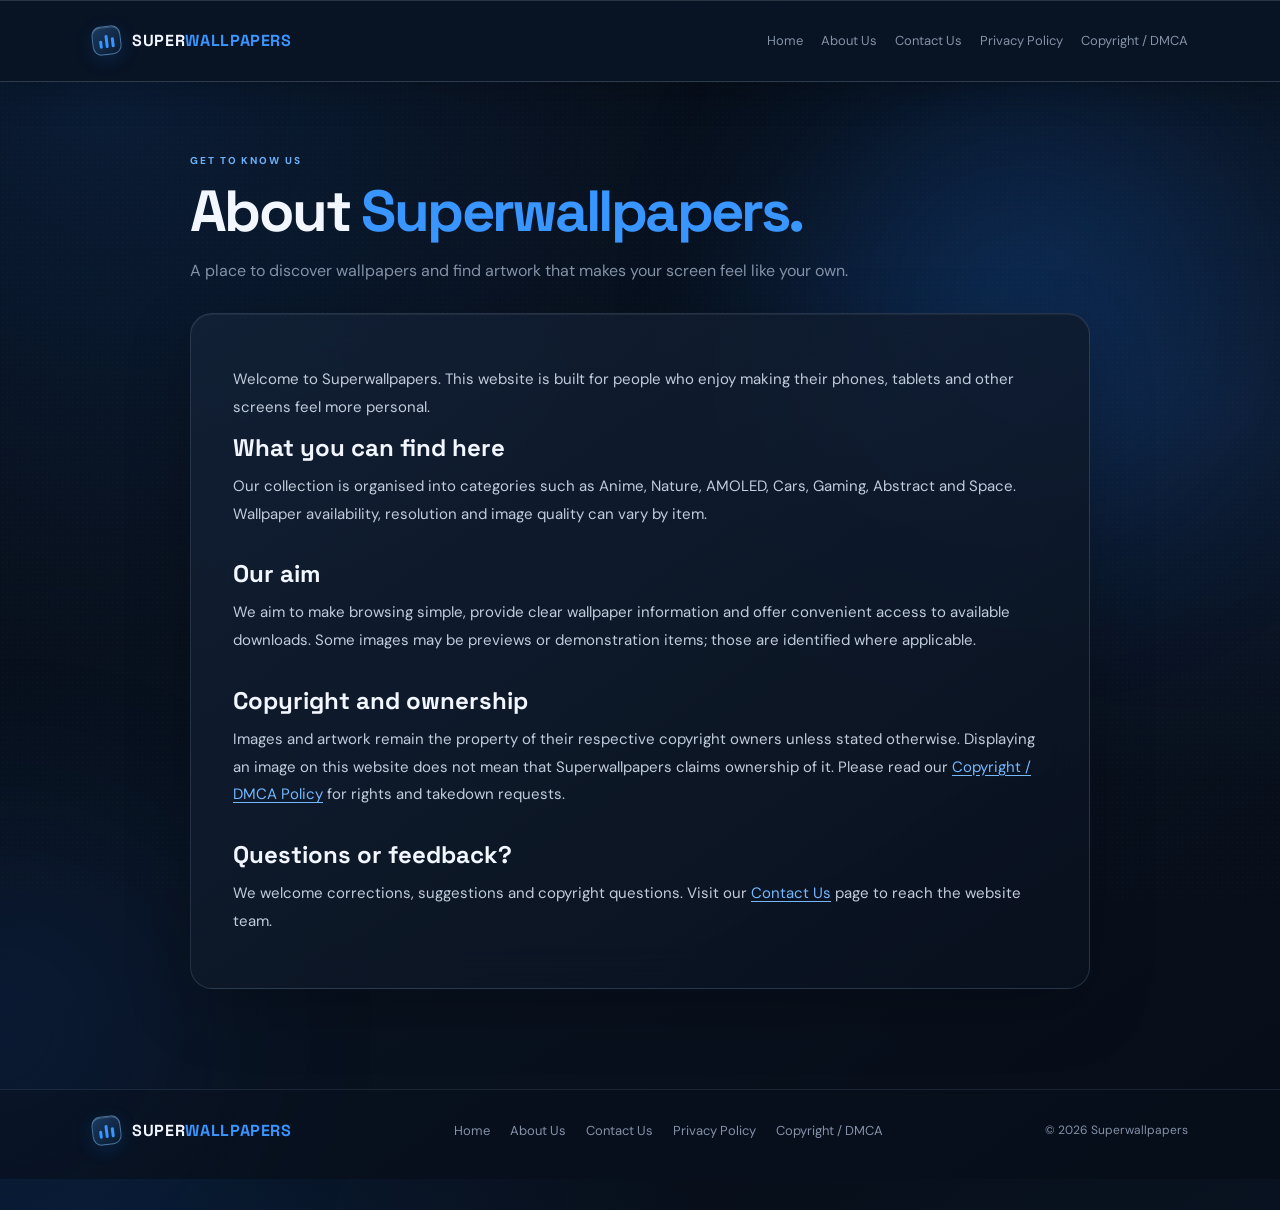
<file: about.html>
<!doctype html>
<html lang="en">
<head>
  <meta charset="UTF-8">
  <meta name="viewport" content="width=device-width, initial-scale=1.0">
  <meta name="theme-color" content="#07101d">
  <meta name="description" content="Learn about Superwallpapers and our wallpaper collection.">
  <title>About Us | Superwallpapers</title>
  <link rel="preconnect" href="https://fonts.googleapis.com">
  <link rel="preconnect" href="https://fonts.gstatic.com" crossorigin>
  <link href="https://fonts.googleapis.com/css2?family=DM+Sans:wght@400;500;600;700;800&family=Space+Grotesk:wght@500;600;700&display=swap" rel="stylesheet">
  <link rel="stylesheet" href="styles.css">
  <link rel="stylesheet" href="homepage-redesign.css">
  <link rel="stylesheet" href="legal-pages.css">
</head>
<body>
  <div class="ambient ambient-one"></div><div class="ambient ambient-two"></div>
  <header class="topbar">
    <a class="brand" href="index.html" aria-label="Superwallpapers home"><span class="brand-mark"><span></span><span></span><span></span></span><span>SUPER<span class="brand-blue">WALLPAPERS</span></span></a>
    <nav class="legal-nav" aria-label="Main navigation"><a href="index.html">Home</a><a href="about.html" aria-current="page">About Us</a><a href="contact.html">Contact Us</a><a href="privacy-policy.html">Privacy Policy</a><a href="copyright-dmca.html">Copyright / DMCA</a></nav>
  </header>
  <main class="legal-shell">
    <section class="legal-hero"><div class="eyebrow">GET TO KNOW US</div><h1>About <span>Superwallpapers.</span></h1><p>A place to discover wallpapers and find artwork that makes your screen feel like your own.</p></section>
    <article class="legal-card">
      <p>Welcome to Superwallpapers. This website is built for people who enjoy making their phones, tablets and other screens feel more personal.</p>
      <h2>What you can find here</h2>
      <p>Our collection is organised into categories such as Anime, Nature, AMOLED, Cars, Gaming, Abstract and Space. Wallpaper availability, resolution and image quality can vary by item.</p>
      <h2>Our aim</h2>
      <p>We aim to make browsing simple, provide clear wallpaper information and offer convenient access to available downloads. Some images may be previews or demonstration items; those are identified where applicable.</p>
      <h2>Copyright and ownership</h2>
      <p>Images and artwork remain the property of their respective copyright owners unless stated otherwise. Displaying an image on this website does not mean that Superwallpapers claims ownership of it. Please read our <a href="copyright-dmca.html">Copyright / DMCA Policy</a> for rights and takedown requests.</p>
      <h2>Questions or feedback?</h2>
      <p>We welcome corrections, suggestions and copyright questions. Visit our <a href="contact.html">Contact Us</a> page to reach the website team.</p>
    </article>
  </main>
  <footer class="legal-footer">
    <a class="brand" href="index.html"><span class="brand-mark"><span></span><span></span><span></span></span><span>SUPER<span class="brand-blue">WALLPAPERS</span></span></a>
    <nav class="site-footer-links" aria-label="Footer navigation"><a href="index.html">Home</a><a href="about.html">About Us</a><a href="contact.html">Contact Us</a><a href="privacy-policy.html">Privacy Policy</a><a href="copyright-dmca.html">Copyright / DMCA</a></nav>
    <span>© <span id="legalYear"></span> Superwallpapers</span>
  </footer>
  <script>document.getElementById("legalYear").textContent=new Date().getFullYear();</script>
</body>
</html>
</file>
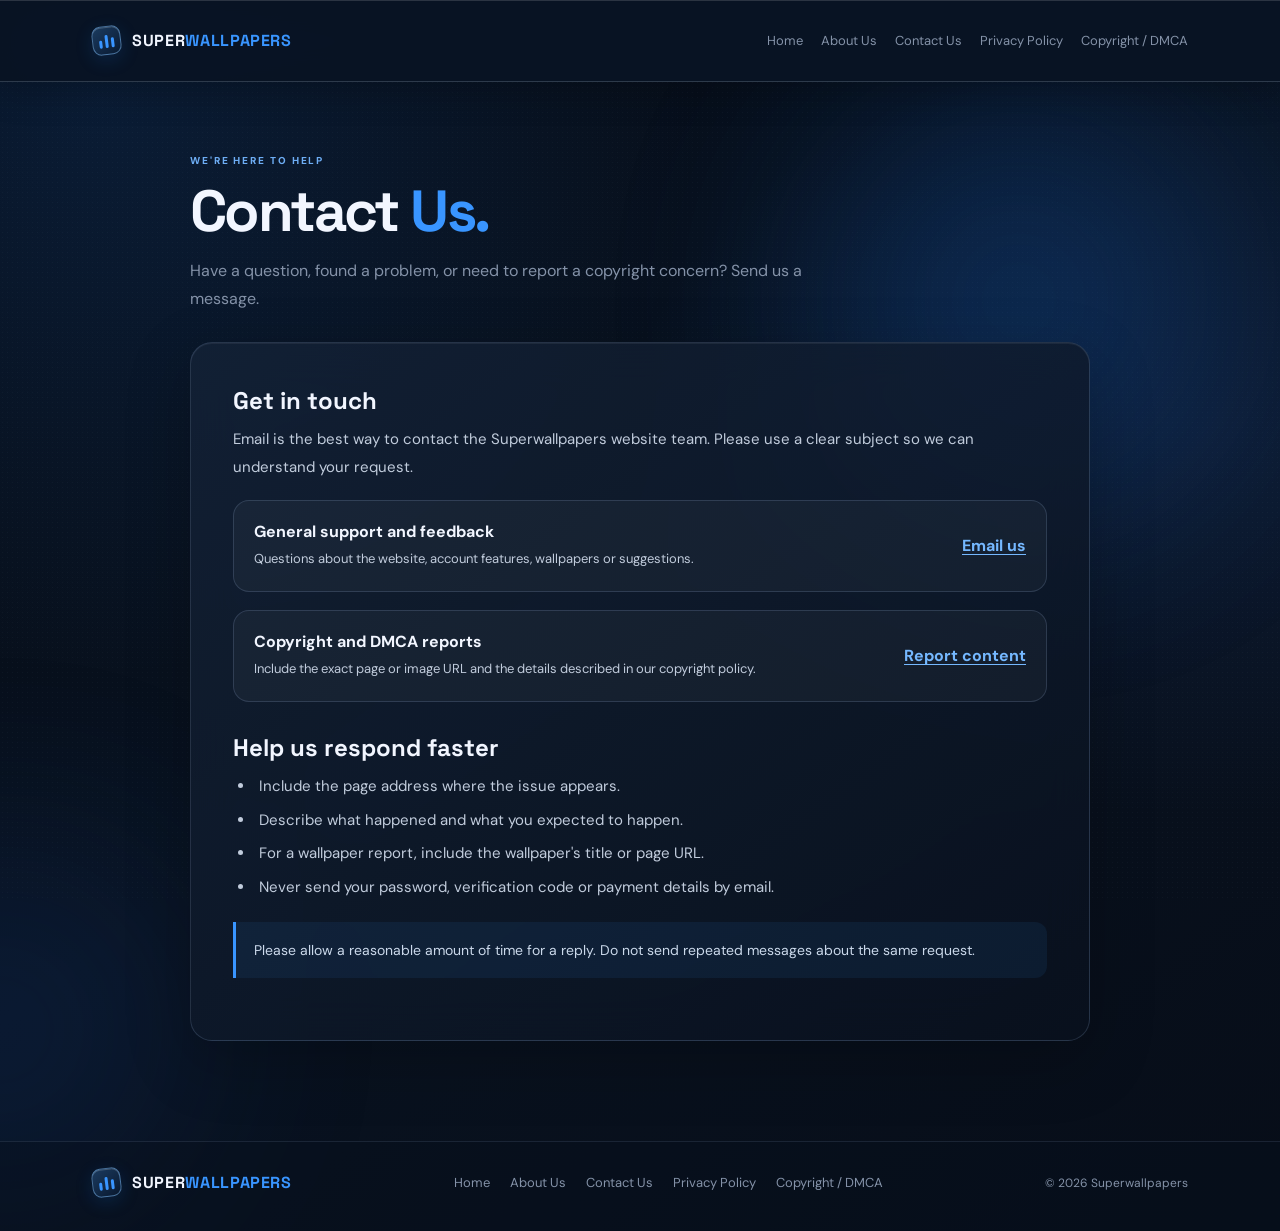
<file: contact.html>
<!doctype html>
<html lang="en">
<head>
  <meta charset="UTF-8">
  <meta name="viewport" content="width=device-width, initial-scale=1.0">
  <meta name="theme-color" content="#07101d">
  <meta name="description" content="Contact the Superwallpapers website team for support, feedback and copyright requests.">
  <title>Contact Us | Superwallpapers</title>
  <link rel="preconnect" href="https://fonts.googleapis.com"><link rel="preconnect" href="https://fonts.gstatic.com" crossorigin>
  <link href="https://fonts.googleapis.com/css2?family=DM+Sans:wght@400;500;600;700;800&family=Space+Grotesk:wght@500;600;700&display=swap" rel="stylesheet">
  <link rel="stylesheet" href="styles.css"><link rel="stylesheet" href="homepage-redesign.css"><link rel="stylesheet" href="legal-pages.css">
</head>
<body>
  <div class="ambient ambient-one"></div><div class="ambient ambient-two"></div>
  <header class="topbar">
    <a class="brand" href="index.html" aria-label="Superwallpapers home"><span class="brand-mark"><span></span><span></span><span></span></span><span>SUPER<span class="brand-blue">WALLPAPERS</span></span></a>
    <nav class="legal-nav" aria-label="Main navigation"><a href="index.html">Home</a><a href="about.html">About Us</a><a href="contact.html" aria-current="page">Contact Us</a><a href="privacy-policy.html">Privacy Policy</a><a href="copyright-dmca.html">Copyright / DMCA</a></nav>
  </header>
  <main class="legal-shell">
    <section class="legal-hero"><div class="eyebrow">WE'RE HERE TO HELP</div><h1>Contact <span>Us.</span></h1><p>Have a question, found a problem, or need to report a copyright concern? Send us a message.</p></section>
    <article class="legal-card">
      <h2>Get in touch</h2>
      <p>Email is the best way to contact the Superwallpapers website team. Please use a clear subject so we can understand your request.</p>
      <div class="legal-contact-card">
        <div><strong>General support and feedback</strong><p>Questions about the website, account features, wallpapers or suggestions.</p></div>
        <a href="mailto:contact@example.com?subject=Superwallpapers%20Support">Email us</a>
      </div>
      <div class="legal-contact-card">
        <div><strong>Copyright and DMCA reports</strong><p>Include the exact page or image URL and the details described in our copyright policy.</p></div>
        <a href="mailto:contact@example.com?subject=Copyright%20or%20DMCA%20Request">Report content</a>
      </div>
      <h2>Help us respond faster</h2>
      <ul>
        <li>Include the page address where the issue appears.</li>
        <li>Describe what happened and what you expected to happen.</li>
        <li>For a wallpaper report, include the wallpaper's title or page URL.</li>
        <li>Never send your password, verification code or payment details by email.</li>
      </ul>
      <div class="legal-callout">Please allow a reasonable amount of time for a reply. Do not send repeated messages about the same request.</div>
    </article>
  </main>
  <footer class="legal-footer">
    <a class="brand" href="index.html"><span class="brand-mark"><span></span><span></span><span></span></span><span>SUPER<span class="brand-blue">WALLPAPERS</span></span></a>
    <nav class="site-footer-links" aria-label="Footer navigation"><a href="index.html">Home</a><a href="about.html">About Us</a><a href="contact.html">Contact Us</a><a href="privacy-policy.html">Privacy Policy</a><a href="copyright-dmca.html">Copyright / DMCA</a></nav>
    <span>© <span id="legalYear"></span> Superwallpapers</span>
  </footer>
  <script>document.getElementById("legalYear").textContent=new Date().getFullYear();</script>
</body>
</html>
</file>
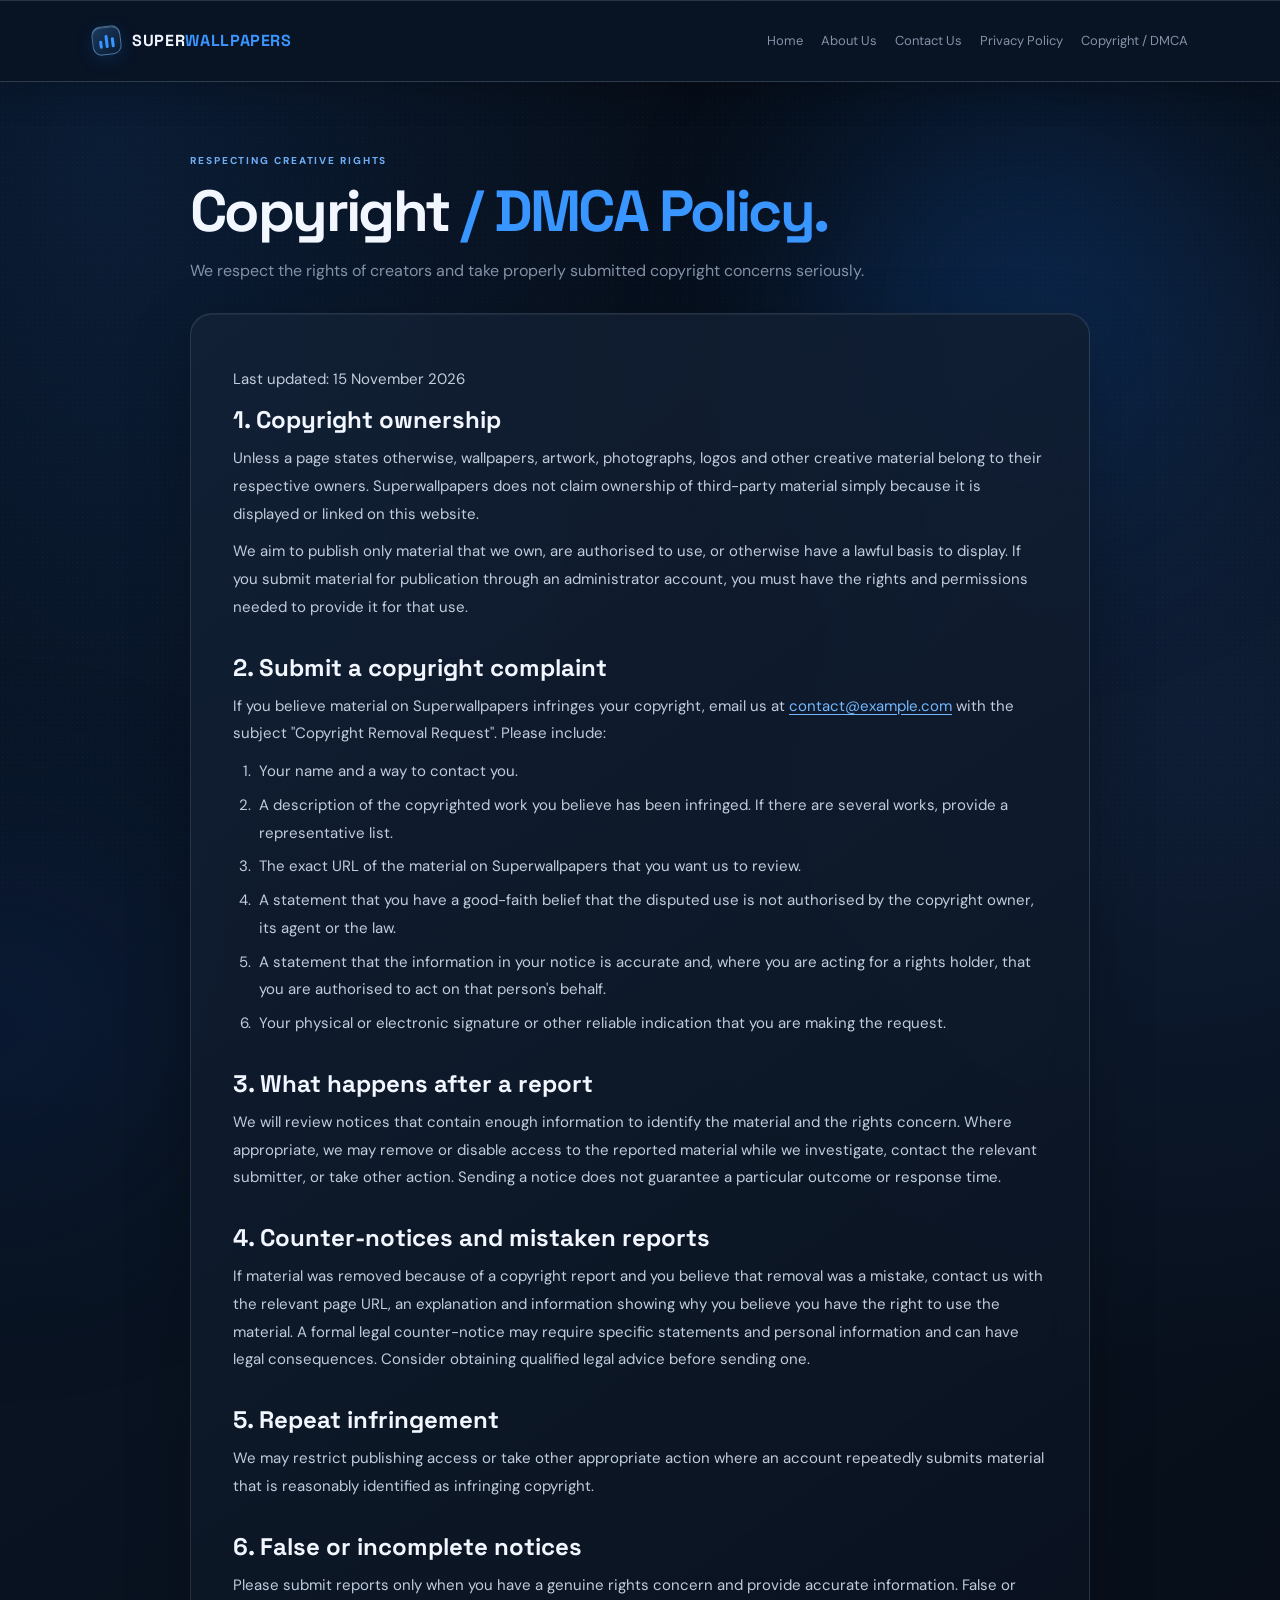
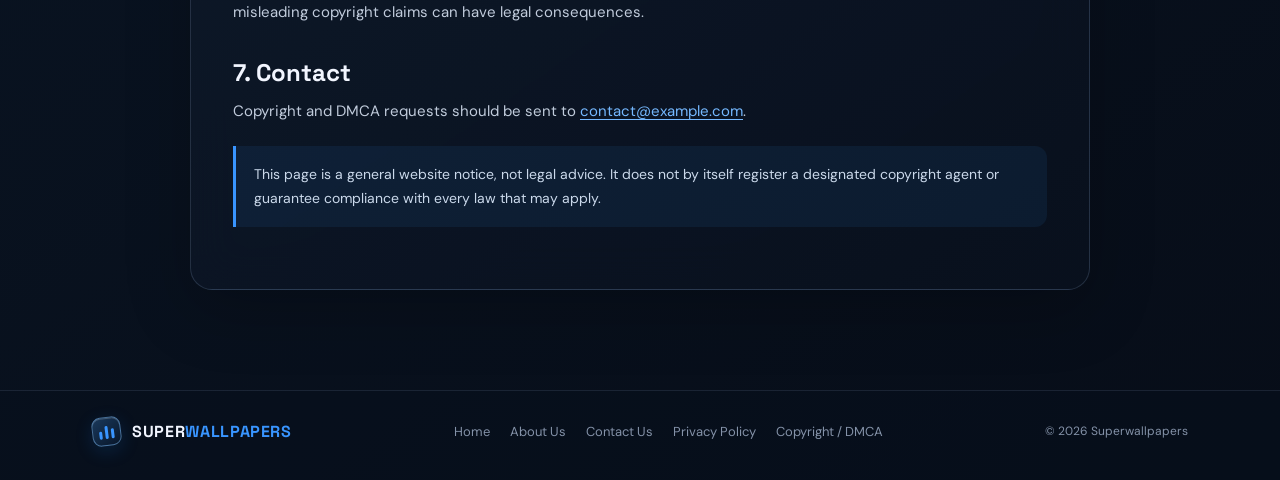
<file: copyright-dmca.html>
<!doctype html>
<html lang="en">
<head>
  <meta charset="UTF-8">
  <meta name="viewport" content="width=device-width, initial-scale=1.0">
  <meta name="theme-color" content="#07101d">
  <meta name="description" content="Read the Superwallpapers copyright policy and how to submit a copyright or DMCA notice.">
  <title>Copyright / DMCA Policy | Superwallpapers</title>
  <link rel="preconnect" href="https://fonts.googleapis.com"><link rel="preconnect" href="https://fonts.gstatic.com" crossorigin>
  <link href="https://fonts.googleapis.com/css2?family=DM+Sans:wght@400;500;600;700;800&family=Space+Grotesk:wght@500;600;700&display=swap" rel="stylesheet">
  <link rel="stylesheet" href="styles.css"><link rel="stylesheet" href="homepage-redesign.css"><link rel="stylesheet" href="legal-pages.css">
</head>
<body>
  <div class="ambient ambient-one"></div><div class="ambient ambient-two"></div>
  <header class="topbar">
    <a class="brand" href="index.html" aria-label="Superwallpapers home"><span class="brand-mark"><span></span><span></span><span></span></span><span>SUPER<span class="brand-blue">WALLPAPERS</span></span></a>
    <nav class="legal-nav" aria-label="Main navigation"><a href="index.html">Home</a><a href="about.html">About Us</a><a href="contact.html">Contact Us</a><a href="privacy-policy.html">Privacy Policy</a><a href="copyright-dmca.html" aria-current="page">Copyright / DMCA</a></nav>
  </header>
  <main class="legal-shell">
    <section class="legal-hero"><div class="eyebrow">RESPECTING CREATIVE RIGHTS</div><h1>Copyright <span>/ DMCA Policy.</span></h1><p>We respect the rights of creators and take properly submitted copyright concerns seriously.</p></section>
    <article class="legal-card">
      <p class="legal-updated">Last updated: 15 November 2026</p>

      <h2>1. Copyright ownership</h2>
      <p>Unless a page states otherwise, wallpapers, artwork, photographs, logos and other creative material belong to their respective owners. Superwallpapers does not claim ownership of third-party material simply because it is displayed or linked on this website.</p>
      <p>We aim to publish only material that we own, are authorised to use, or otherwise have a lawful basis to display. If you submit material for publication through an administrator account, you must have the rights and permissions needed to provide it for that use.</p>

      <h2>2. Submit a copyright complaint</h2>
      <p>If you believe material on Superwallpapers infringes your copyright, email us at <a href="mailto:contact@example.com?subject=Copyright%20Removal%20Request">contact@example.com</a> with the subject "Copyright Removal Request". Please include:</p>
      <ol>
        <li>Your name and a way to contact you.</li>
        <li>A description of the copyrighted work you believe has been infringed. If there are several works, provide a representative list.</li>
        <li>The exact URL of the material on Superwallpapers that you want us to review.</li>
        <li>A statement that you have a good-faith belief that the disputed use is not authorised by the copyright owner, its agent or the law.</li>
        <li>A statement that the information in your notice is accurate and, where you are acting for a rights holder, that you are authorised to act on that person's behalf.</li>
        <li>Your physical or electronic signature or other reliable indication that you are making the request.</li>
      </ol>

      <h2>3. What happens after a report</h2>
      <p>We will review notices that contain enough information to identify the material and the rights concern. Where appropriate, we may remove or disable access to the reported material while we investigate, contact the relevant submitter, or take other action. Sending a notice does not guarantee a particular outcome or response time.</p>

      <h2>4. Counter-notices and mistaken reports</h2>
      <p>If material was removed because of a copyright report and you believe that removal was a mistake, contact us with the relevant page URL, an explanation and information showing why you believe you have the right to use the material. A formal legal counter-notice may require specific statements and personal information and can have legal consequences. Consider obtaining qualified legal advice before sending one.</p>

      <h2>5. Repeat infringement</h2>
      <p>We may restrict publishing access or take other appropriate action where an account repeatedly submits material that is reasonably identified as infringing copyright.</p>

      <h2>6. False or incomplete notices</h2>
      <p>Please submit reports only when you have a genuine rights concern and provide accurate information. False or misleading copyright claims can have legal consequences.</p>

      <h2>7. Contact</h2>
      <p>Copyright and DMCA requests should be sent to <a href="mailto:contact@example.com?subject=Copyright%20or%20DMCA%20Request">contact@example.com</a>.</p>

      <div class="legal-callout">This page is a general website notice, not legal advice. It does not by itself register a designated copyright agent or guarantee compliance with every law that may apply.</div>
    </article>
  </main>
  <footer class="legal-footer">
    <a class="brand" href="index.html"><span class="brand-mark"><span></span><span></span><span></span></span><span>SUPER<span class="brand-blue">WALLPAPERS</span></span></a>
    <nav class="site-footer-links" aria-label="Footer navigation"><a href="index.html">Home</a><a href="about.html">About Us</a><a href="contact.html">Contact Us</a><a href="privacy-policy.html">Privacy Policy</a><a href="copyright-dmca.html">Copyright / DMCA</a></nav>
    <span>© <span id="legalYear"></span> Superwallpapers</span>
  </footer>
  <script>document.getElementById("legalYear").textContent=new Date().getFullYear();</script>
</body>
</html>
</file>
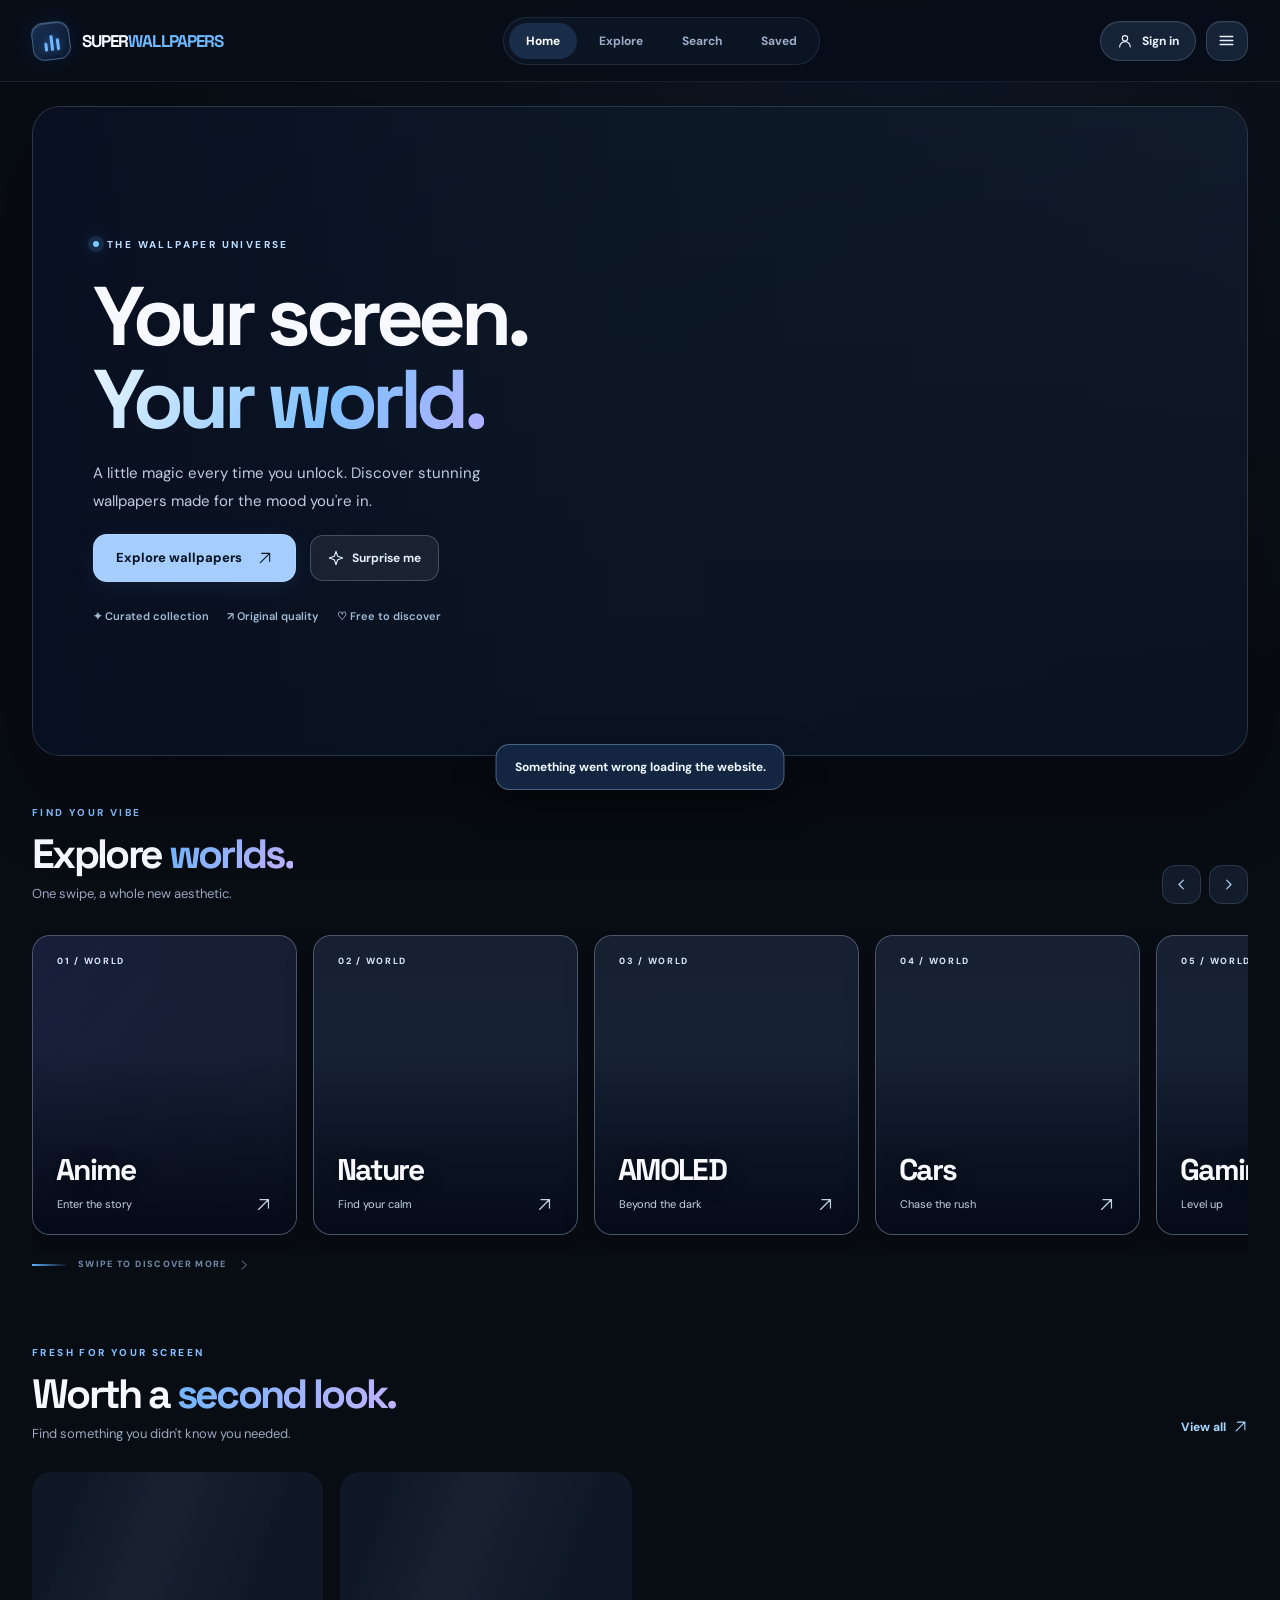
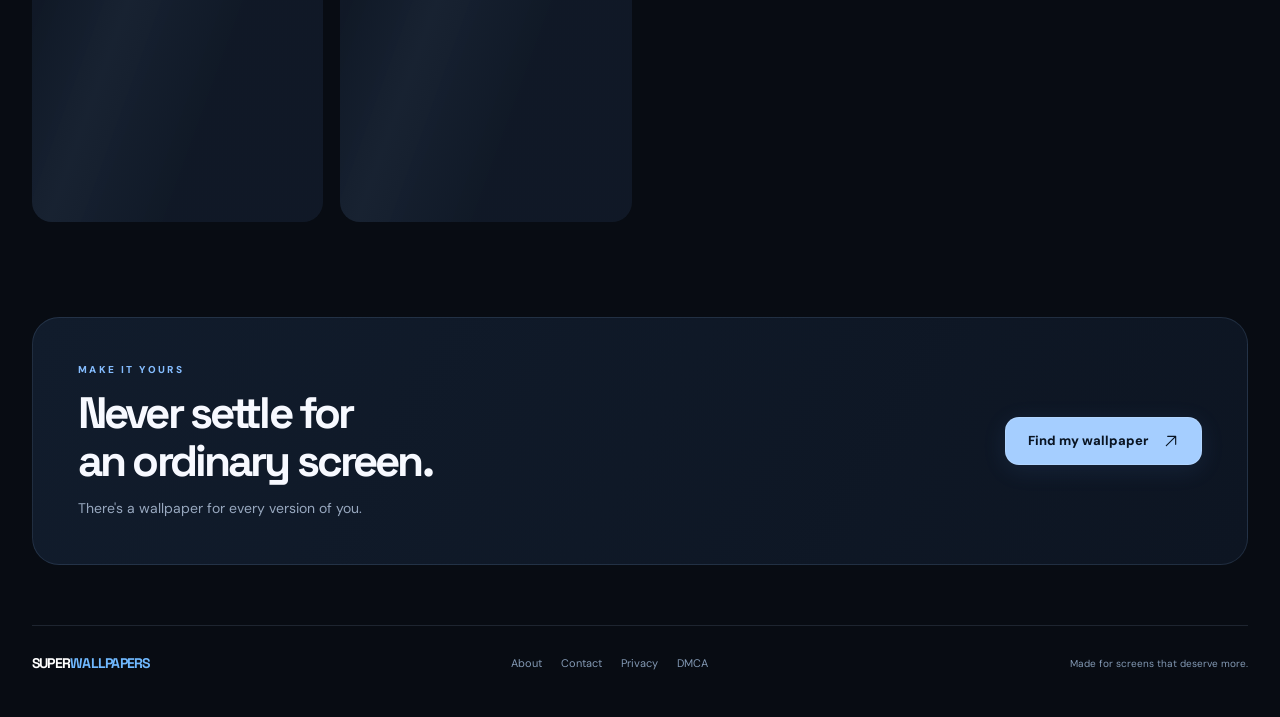
<file: index(2)-1.html>
<!doctype html>
<html lang="en">
<head>
  <meta charset="utf-8">
  <meta name="viewport" content="width=device-width,initial-scale=1,viewport-fit=cover">
  <meta name="theme-color" content="#070b16">
  <meta name="description" content="Discover beautiful free wallpapers. Find your next screen aesthetic on Superwallpapers.">
  <title>Superwallpapers — Your screen, reimagined</title>
  <link rel="preconnect" href="https://fonts.googleapis.com">
  <link rel="preconnect" href="https://fonts.gstatic.com" crossorigin>
  <link href="https://fonts.googleapis.com/css2?family=DM+Sans:wght@400;500;600;700;800&family=Space+Grotesk:wght@400;500;600;700&display=swap" rel="stylesheet">
  <link rel="stylesheet" href="modern.css?v=20261115-2">
</head>
<body>
  <svg class="sprite" aria-hidden="true" xmlns="http://www.w3.org/2000/svg">
    <symbol id="i-home" viewBox="0 0 24 24"><path d="m3 10 9-7 9 7v10a1 1 0 0 1-1 1h-5v-7H9v7H4a1 1 0 0 1-1-1z"/></symbol>
    <symbol id="i-grid" viewBox="0 0 24 24"><rect x="3" y="3" width="7" height="7" rx="2"/><rect x="14" y="3" width="7" height="7" rx="2"/><rect x="3" y="14" width="7" height="7" rx="2"/><rect x="14" y="14" width="7" height="7" rx="2"/></symbol>
    <symbol id="i-search" viewBox="0 0 24 24"><circle cx="10.8" cy="10.8" r="7.2"/><path d="m16.2 16.2 5 5"/></symbol>
    <symbol id="i-heart" viewBox="0 0 24 24"><path d="M20.7 5.8a5.3 5.3 0 0 0-7.5 0L12 7l-1.2-1.2a5.3 5.3 0 1 0-7.5 7.5L12 22l8.7-8.7a5.3 5.3 0 0 0 0-7.5Z"/></symbol>
    <symbol id="i-menu" viewBox="0 0 24 24"><path d="M4 7h16M4 12h16M4 17h16"/></symbol>
    <symbol id="i-close" viewBox="0 0 24 24"><path d="m5 5 14 14M19 5 5 19"/></symbol>
    <symbol id="i-arrow" viewBox="0 0 24 24"><path d="M5 19 19 5M7 5h12v12"/></symbol>
    <symbol id="i-right" viewBox="0 0 24 24"><path d="m9 5 7 7-7 7"/></symbol>
    <symbol id="i-left" viewBox="0 0 24 24"><path d="m15 5-7 7 7 7"/></symbol>
    <symbol id="i-download" viewBox="0 0 24 24"><path d="M12 3v12m-5-5 5 5 5-5M4 17v3a1 1 0 0 0 1 1h14a1 1 0 0 0 1-1v-3"/></symbol>
    <symbol id="i-user" viewBox="0 0 24 24"><circle cx="12" cy="8" r="4"/><path d="M4 21a8 8 0 0 1 16 0"/></symbol>
    <symbol id="i-sparkle" viewBox="0 0 24 24"><path d="m12 2 2.5 7.5L22 12l-7.5 2.5L12 22l-2.5-7.5L2 12l7.5-2.5z"/></symbol>
    <symbol id="i-upload" viewBox="0 0 24 24"><path d="M12 16V3m-5 5 5-5 5 5M4 16v4a1 1 0 0 0 1 1h14a1 1 0 0 0 1-1v-4"/></symbol>
  </svg>

  <div class="site-ambient" aria-hidden="true"></div>
  <header class="site-header" id="siteHeader">
    <a class="brand" href="#home" data-nav="home" aria-label="Superwallpapers home">
      <span class="brand-icon"><i></i><i></i><i></i></span>
      <span>SUPER<span>WALLPAPERS</span></span>
    </a>
    <nav class="header-links" aria-label="Desktop navigation">
      <button type="button" data-nav="home" class="header-link is-active">Home</button>
      <button type="button" data-nav="browse" class="header-link">Explore</button>
      <button type="button" data-nav="search" class="header-link">Search</button>
      <button type="button" data-nav="saved" class="header-link">Saved</button>
    </nav>
    <div class="header-actions">
      <button class="profile-pill" id="accountButton" type="button"><svg><use href="#i-user"/></svg><span id="accountButtonText">Sign in</span></button>
      <button class="header-menu-button glass-button" id="headerMenuButton" type="button" aria-label="Open menu" aria-expanded="false"><svg><use href="#i-menu"/></svg></button>
    </div>
  </header>

  <main id="mainContent">
    <section class="page is-active" data-page="home" id="home" aria-label="Homepage">
      <div class="hero shell">
        <div class="hero-image" aria-hidden="true"></div><div class="hero-film" aria-hidden="true"></div>
        <div class="hero-content">
          <div class="eyebrow hero-eyebrow"><span class="eyebrow-dot"></span> THE WALLPAPER UNIVERSE</div>
          <h1>Your screen.<br><em>Your world.</em></h1>
          <p>A little magic every time you unlock. Discover stunning wallpapers made for the mood you're in.</p>
          <div class="hero-cta">
            <button class="button-primary" type="button" data-nav="browse">Explore wallpapers <svg><use href="#i-arrow"/></svg></button>
            <button class="button-quiet" type="button" id="randomWallpaperButton"><svg><use href="#i-sparkle"/></svg> Surprise me</button>
          </div>
          <div class="hero-chips"><span>✦ Curated collection</span><span>↗ Original quality</span><span>♡ Free to discover</span></div>
        </div>
        <span class="hero-side-label" aria-hidden="true">THE ART OF YOUR SCREEN · 001</span>
      </div>

      <section class="content-section shell category-section" id="categories">
        <div class="section-head"><div><div class="eyebrow">FIND YOUR VIBE</div><h2>Explore <span>worlds.</span></h2><p>One swipe, a whole new aesthetic.</p></div><div class="section-controls"><button class="small-arrow" id="categoryPrev" type="button" aria-label="Scroll categories left"><svg><use href="#i-left"/></svg></button><button class="small-arrow" id="categoryNext" type="button" aria-label="Scroll categories right"><svg><use href="#i-right"/></svg></button></div></div>
        <div class="category-rail" id="categoryRail" tabindex="0" aria-label="Wallpaper categories, scroll horizontally">
          <button class="category-card cat-anime" type="button" data-category="Anime"><span class="category-number">01 / WORLD</span><strong>Anime</strong><span class="category-bottom">Enter the story <svg><use href="#i-arrow"/></svg></span></button>
          <button class="category-card cat-nature" type="button" data-category="Nature"><span class="category-number">02 / WORLD</span><strong>Nature</strong><span class="category-bottom">Find your calm <svg><use href="#i-arrow"/></svg></span></button>
          <button class="category-card cat-amoled" type="button" data-category="AMOLED"><span class="category-number">03 / WORLD</span><strong>AMOLED</strong><span class="category-bottom">Beyond the dark <svg><use href="#i-arrow"/></svg></span></button>
          <button class="category-card cat-cars" type="button" data-category="Cars"><span class="category-number">04 / WORLD</span><strong>Cars</strong><span class="category-bottom">Chase the rush <svg><use href="#i-arrow"/></svg></span></button>
          <button class="category-card cat-gaming" type="button" data-category="Gaming"><span class="category-number">05 / WORLD</span><strong>Gaming</strong><span class="category-bottom">Level up <svg><use href="#i-arrow"/></svg></span></button>
          <button class="category-card cat-space" type="button" data-category="Space"><span class="category-number">06 / WORLD</span><strong>Space</strong><span class="category-bottom">Go beyond <svg><use href="#i-arrow"/></svg></span></button>
          <button class="category-card cat-abstract" type="button" data-category="Abstract"><span class="category-number">07 / WORLD</span><strong>Abstract</strong><span class="category-bottom">Think different <svg><use href="#i-arrow"/></svg></span></button>
          <button class="category-card cat-minimal" type="button" data-category="Minimal"><span class="category-number">08 / WORLD</span><strong>Minimal</strong><span class="category-bottom">Less, but better <svg><use href="#i-arrow"/></svg></span></button>
        </div>
        <div class="rail-hint"><span class="hint-line"></span><span>SWIPE TO DISCOVER MORE</span><svg><use href="#i-right"/></svg></div>
      </section>

      <section class="content-section shell featured-section"><div class="section-head"><div><div class="eyebrow">FRESH FOR YOUR SCREEN</div><h2>Worth a <span>second look.</span></h2><p>Find something you didn't know you needed.</p></div><button class="text-link" type="button" data-nav="browse">View all <svg><use href="#i-arrow"/></svg></button></div><div class="wall-grid home-grid" id="homeGrid"><div class="skeleton-card"></div><div class="skeleton-card"></div></div></section>
      <div class="outro shell"><div><span class="eyebrow">MAKE IT YOURS</span><h2>Never settle for<br>an ordinary screen.</h2><p>There's a wallpaper for every version of you.</p></div><button class="button-primary" type="button" data-nav="browse">Find my wallpaper <svg><use href="#i-arrow"/></svg></button></div>
    </section>

    <section class="page shell interior-page" data-page="browse" aria-label="Browse wallpapers" hidden>
      <div class="page-intro"><div class="eyebrow">YOUR NEXT OBSESSION</div><h1>Explore <span>the feed.</span></h1><p>Scroll, discover, fall in love with your next wallpaper.</p></div>
      <div class="feed-toolbar"><div class="feed-pills" id="browsePills" aria-label="Filter wallpapers by category"><button class="filter-pill is-active" type="button" data-filter="All">For you</button><button class="filter-pill" type="button" data-filter="Anime">Anime</button><button class="filter-pill" type="button" data-filter="Nature">Nature</button><button class="filter-pill" type="button" data-filter="AMOLED">AMOLED</button><button class="filter-pill" type="button" data-filter="Cars">Cars</button><button class="filter-pill" type="button" data-filter="Gaming">Gaming</button><button class="filter-pill" type="button" data-filter="Space">Space</button><button class="filter-pill" type="button" data-filter="Abstract">Abstract</button><button class="filter-pill" type="button" data-filter="Minimal">Minimal</button></div><div class="feed-meta"><span id="browseCount">Discover your next favourite</span><label class="sort-wrap"><span>Sort</span><select id="sortSelect" aria-label="Sort wallpapers"><option value="newest">Newest</option><option value="popular">Popular</option><option value="az">A–Z</option></select></label></div></div>
      <div class="wall-grid browse-grid" id="browseGrid"><div class="skeleton-card"></div><div class="skeleton-card"></div></div>
    </section>

    <section class="page shell interior-page" data-page="search" aria-label="Search wallpapers" hidden>
      <div class="page-intro search-intro"><div class="eyebrow">EVERY VIBE IS HERE</div><h1>Find your <span>feeling.</span></h1><p>The perfect wallpaper is a search away.</p></div>
      <div class="search-hero"><div class="search-field"><svg><use href="#i-search"/></svg><input id="searchInput" type="search" autocomplete="off" aria-label="Search wallpapers" placeholder="Try anime, midnight, nature..."/><button id="searchClear" class="search-clear" type="button" aria-label="Clear search" hidden><svg><use href="#i-close"/></svg></button></div><div class="search-chips"><span>POPULAR</span><button data-search="Anime" type="button">Anime</button><button data-search="AMOLED" type="button">AMOLED</button><button data-search="Nature" type="button">Nature</button><button data-search="Space" type="button">Space</button></div></div>
      <div class="search-block" id="searchHistorySection" hidden><div class="section-head compact"><div><div class="eyebrow">PICK UP WHERE YOU LEFT OFF</div><h2>Recent <span>searches.</span></h2></div><button class="text-link" id="clearHistory" type="button">Clear</button></div><div class="history-list" id="historyList"></div></div>
      <div class="search-block"><div class="section-head compact"><div><div class="eyebrow" id="searchEyebrow">EXPLORE THE POSSIBILITIES</div><h2 id="searchHeading">Made for <span>you.</span></h2></div><span class="muted-count" id="searchCount"></span></div><div class="wall-grid browse-grid" id="searchGrid"><div class="skeleton-card"></div></div></div>
      <div class="search-block" id="recentlyViewedSection" hidden><div class="section-head compact"><div><div class="eyebrow">GOOD TASTE, REMEMBERED</div><h2>Recently <span>viewed.</span></h2></div></div><div class="wall-grid small-grid" id="recentlyViewedGrid"></div></div>
    </section>

    <section class="page shell interior-page" data-page="saved" aria-label="Saved wallpapers" hidden><div class="page-intro"><div class="eyebrow">YOUR PERSONAL COLLECTION</div><h1>Saved with <span>love.</span></h1><p>All your favourites, right where you left them.</p></div><div class="saved-toolbar"><span id="savedCount">Your collection</span><button class="text-link" id="savedSignIn" type="button" hidden>Sign in to sync <svg><use href="#i-arrow"/></svg></button></div><div class="wall-grid browse-grid" id="savedGrid"></div></section>
  </main>

  <footer class="site-footer shell"><span>SUPER<span>WALLPAPERS</span></span><div><a href="about.html">About</a><a href="contact.html">Contact</a><a href="privacy-policy.html">Privacy</a><a href="copyright-dmca.html">DMCA</a></div><small>Made for screens that deserve more.</small></footer>

  <nav class="bottom-dock" id="bottomDock" aria-label="Swipeable main navigation"><div class="dock-shine" id="dockShine" aria-hidden="true"></div><button type="button" class="dock-tab is-active" data-tab="home" aria-label="Home"><svg><use href="#i-home"/></svg><span>Home</span></button><button type="button" class="dock-tab" data-tab="browse" aria-label="Browse"><svg><use href="#i-grid"/></svg><span>Browse</span></button><button type="button" class="dock-tab" data-tab="search" aria-label="Search"><svg><use href="#i-search"/></svg><span>Search</span></button><button type="button" class="dock-tab" data-tab="saved" aria-label="Saved"><svg><use href="#i-heart"/></svg><span>Saved</span></button><button type="button" class="dock-tab" data-tab="menu" aria-label="Menu"><svg><use href="#i-menu"/></svg><span>Menu</span></button></nav>

  <div class="menu-scrim" id="menuScrim" hidden></div>
  <aside class="menu-panel" id="menuPanel" aria-hidden="true" aria-label="Navigation menu" inert>
    <div class="menu-head"><div><span class="eyebrow">THE EXPERIENCE</span><h2>Explore more.</h2></div><button id="closeMenu" class="icon-square" type="button" aria-label="Close menu"><svg><use href="#i-close"/></svg></button></div>
    <div class="menu-nav"><button data-nav="home" type="button"><svg><use href="#i-home"/></svg><span>Home</span><svg><use href="#i-right"/></svg></button><button data-nav="browse" type="button"><svg><use href="#i-grid"/></svg><span>All wallpapers</span><svg><use href="#i-right"/></svg></button><button data-nav="search" type="button"><svg><use href="#i-search"/></svg><span>Search</span><svg><use href="#i-right"/></svg></button><button data-nav="saved" type="button"><svg><use href="#i-heart"/></svg><span>Saved</span><svg><use href="#i-right"/></svg></button></div>
    <div class="menu-divider"></div><div class="eyebrow menu-section-title">EXPLORE BY CATEGORY</div><div class="menu-categories"><button data-category="Anime" type="button">Anime <span>↗</span></button><button data-category="Nature" type="button">Nature <span>↗</span></button><button data-category="AMOLED" type="button">AMOLED <span>↗</span></button><button data-category="Cars" type="button">Cars <span>↗</span></button><button data-category="Gaming" type="button">Gaming <span>↗</span></button><button data-category="Space" type="button">Space <span>↗</span></button></div>
    <div class="menu-divider"></div><div class="menu-footer-links"><a href="about.html">About us</a><a href="contact.html">Contact</a><a href="privacy-policy.html">Privacy</a><a href="copyright-dmca.html">Copyright / DMCA</a></div>
  </aside>

  <div class="modal-backdrop" id="authModal" role="presentation" hidden><section class="modal auth-modal" role="dialog" aria-modal="true" aria-labelledby="authTitle"><button type="button" class="modal-x" data-close="authModal" aria-label="Close"><svg><use href="#i-close"/></svg></button><div class="modal-symbol"><svg><use href="#i-sparkle"/></svg></div><div class="eyebrow">WELCOME TO YOUR WORLD</div><h2 id="authTitle">Good to see <span>you.</span></h2><p class="modal-copy">Sign in to save the wallpapers you love.</p><div class="auth-switch"><button type="button" class="is-active" data-auth-mode="signin">Sign in</button><button type="button" data-auth-mode="signup">Create account</button></div><form id="authForm"><label class="input-label" id="usernameLabel" for="usernameInput" hidden>Username<input id="usernameInput" placeholder="How should we call you?" autocomplete="nickname"></label><label class="input-label" for="emailInput">Email<input type="email" id="emailInput" placeholder="you@example.com" required autocomplete="email"></label><label class="input-label" for="passwordInput">Password<input type="password" id="passwordInput" placeholder="At least 6 characters" required minlength="6" autocomplete="current-password"></label><button class="button-primary button-full" id="authSubmit" type="submit">Sign in <svg><use href="#i-arrow"/></svg></button></form><div class="or-divider"><span></span>or<span></span></div><button type="button" class="google-signin" id="googleButton">Continue with Google</button></section></div>

  <div class="modal-backdrop" id="accountModal" role="presentation" hidden><section class="modal account-modal" role="dialog" aria-modal="true" aria-labelledby="accountName"><button type="button" class="modal-x" data-close="accountModal" aria-label="Close"><svg><use href="#i-close"/></svg></button><div class="account-avatar" id="accountAvatar">S</div><div class="eyebrow">YOUR SPACE</div><h2 id="accountName">My account</h2><p id="accountEmail" class="modal-copy"></p><button type="button" class="account-row" id="accountSaved"><svg><use href="#i-heart"/></svg> My saved wallpapers <svg><use href="#i-right"/></svg></button><button type="button" class="account-row" id="adminOpen" hidden><svg><use href="#i-upload"/></svg> Admin dashboard <svg><use href="#i-right"/></svg></button><button type="button" class="sign-out" id="signOut">Sign out</button></section></div>

  <div class="modal-backdrop" id="adminModal" role="presentation" hidden><section class="modal admin-modal" role="dialog" aria-modal="true" aria-labelledby="adminTitle"><button type="button" class="modal-x" data-close="adminModal" aria-label="Close"><svg><use href="#i-close"/></svg></button><div class="eyebrow">ADMIN ONLY</div><h2 id="adminTitle">Publish <span>wallpaper.</span></h2><p class="modal-copy">Upload an original image to your public collection.</p><form id="uploadForm"><label class="upload-zone" for="wallpaperFile"><svg><use href="#i-upload"/></svg><strong>Choose your wallpaper</strong><small>JPG, PNG or WebP · up to 20MB</small><input id="wallpaperFile" type="file" accept="image/jpeg,image/png,image/webp" required></label><img id="uploadPreview" class="upload-preview" alt="Selected wallpaper preview" hidden><label class="input-label" for="wallpaperTitle">Title<input id="wallpaperTitle" maxlength="100" required placeholder="A name for your wallpaper"></label><label class="input-label" for="wallpaperCategory">Category<select id="wallpaperCategory"><option>Anime</option><option>Nature</option><option>AMOLED</option><option>Cars</option><option>Gaming</option><option>Space</option><option>Abstract</option><option>Minimal</option></select></label><label class="input-label" for="wallpaperDescription">Description (optional)<input id="wallpaperDescription" maxlength="300" placeholder="Add a little detail..."></label><button class="button-primary button-full" type="submit" id="publishButton">Publish wallpaper <svg><use href="#i-arrow"/></svg></button></form></section></div>

  <div class="modal-backdrop detail-backdrop" id="detailModal" role="presentation" hidden><section class="detail-modal" role="dialog" aria-modal="true" aria-labelledby="detailTitle"><button type="button" class="detail-close" data-close="detailModal" aria-label="Close preview"><svg><use href="#i-close"/></svg></button><div class="detail-picture"><img id="detailImage" alt="Wallpaper preview"></div><div class="detail-info"><div class="eyebrow" id="detailCategory">WALLPAPER</div><h2 id="detailTitle"></h2><p id="detailDescription"></p><div class="detail-buttons"><a href="#" id="detailDownload" class="button-primary" target="_blank" rel="noopener"><svg><use href="#i-download"/></svg><span id="detailDownloadText">Download original</span></a><button type="button" id="detailSave" class="detail-save" aria-label="Save wallpaper"><svg><use href="#i-heart"/></svg></button></div><small id="detailHint">Free for personal use, subject to the image owner's rights.</small></div></section></div>

  <div class="toast" id="toast" role="status" aria-live="polite"></div>
  <script type="module" src="modern.js?v=20261115-2"></script>
</body>
</html>
</file>
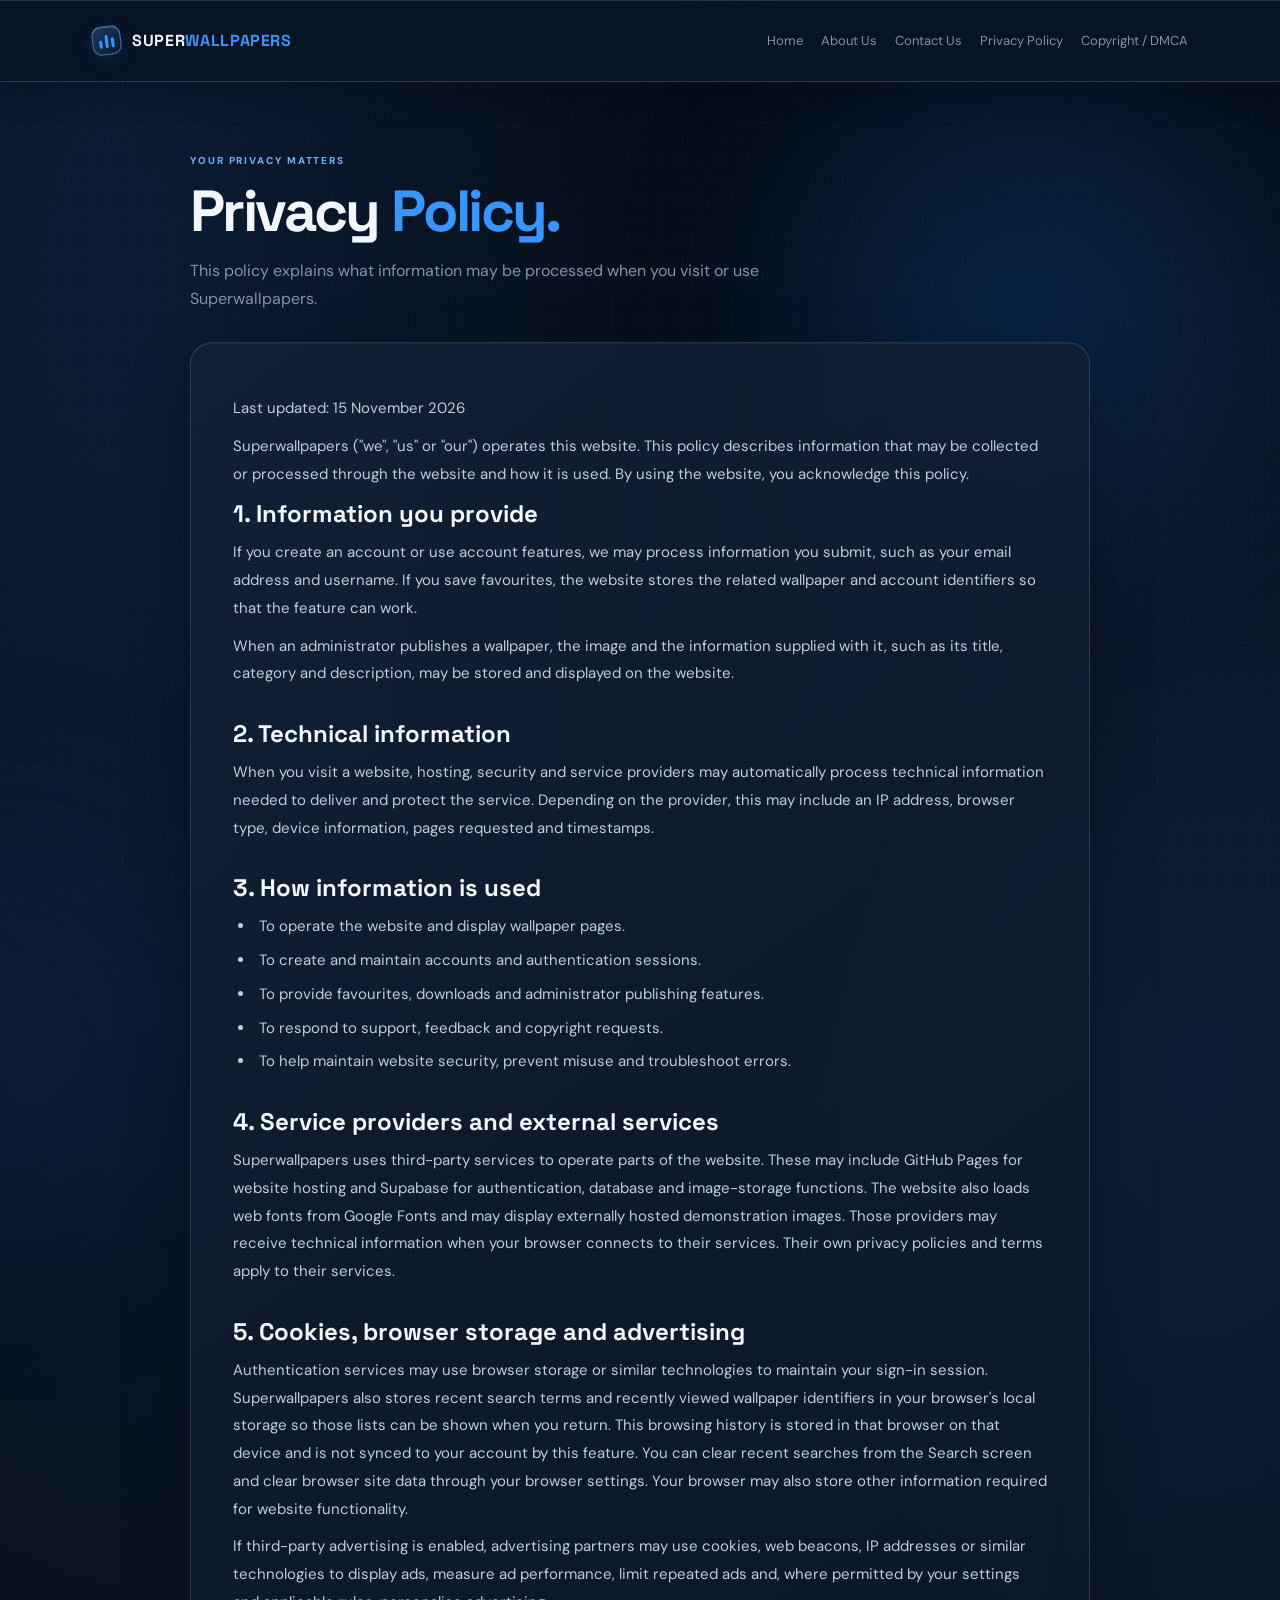
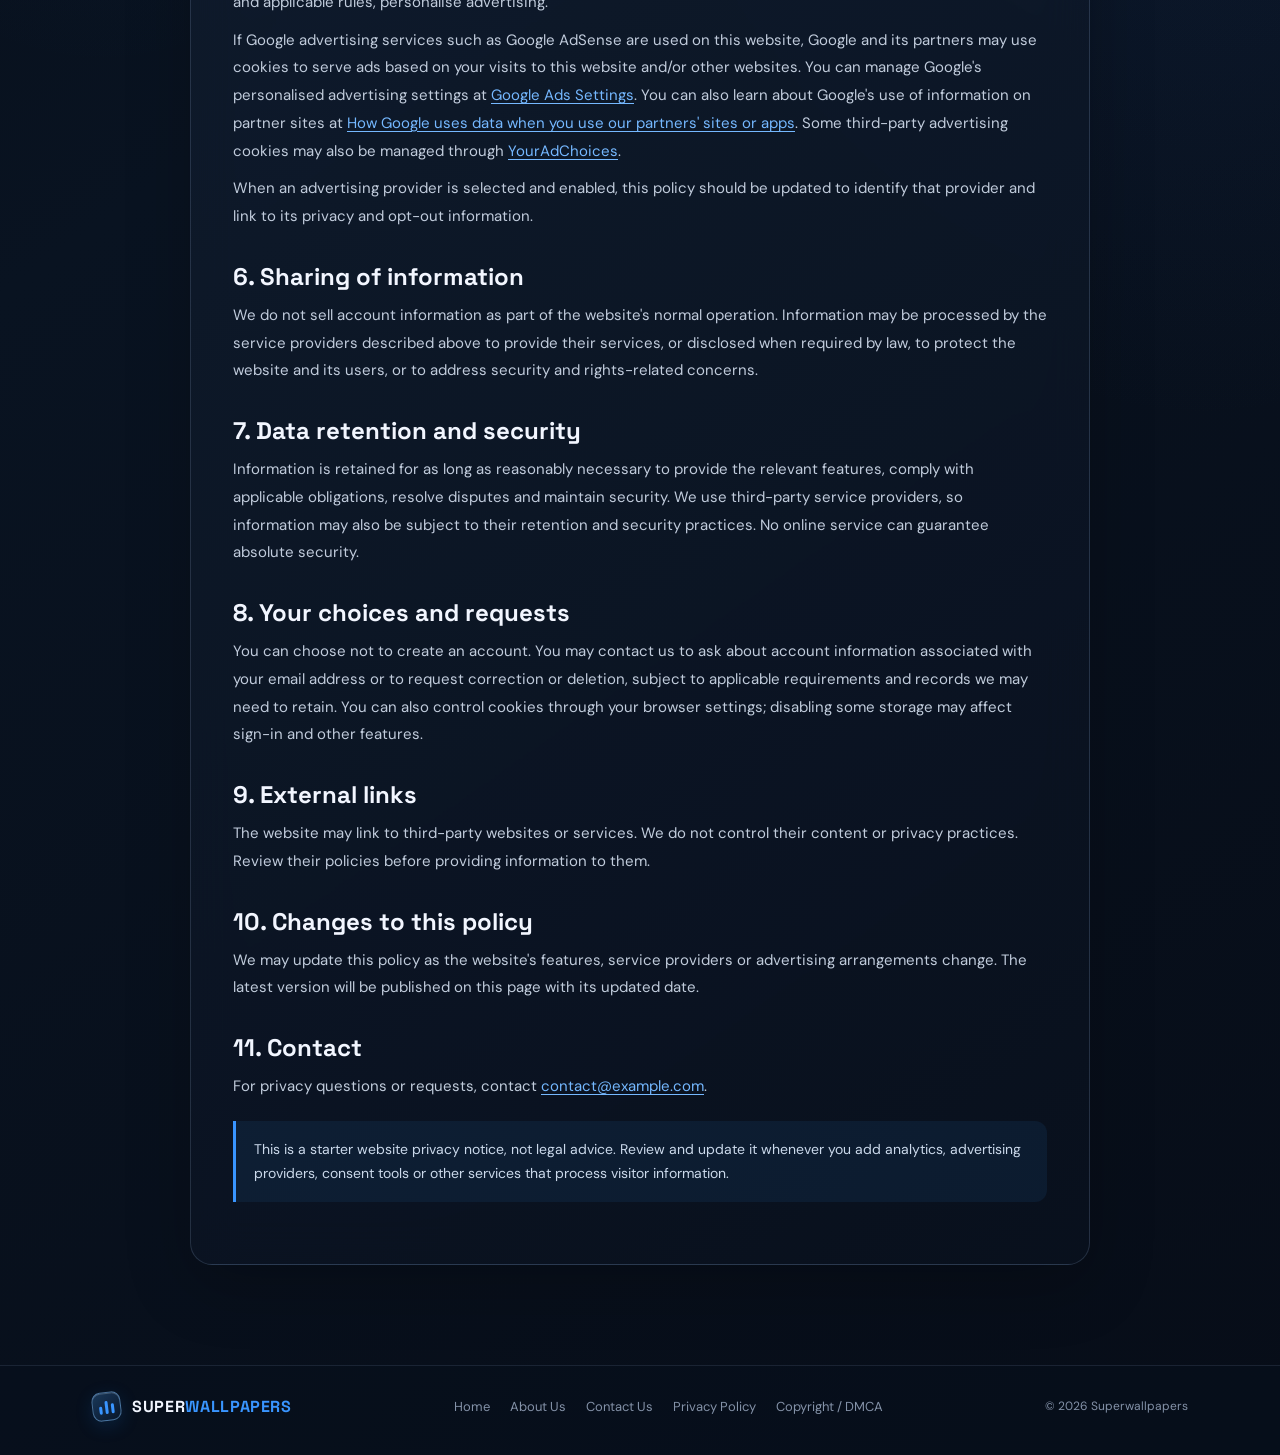
<file: privacy-policy.html>
<!doctype html>
<html lang="en">
<head>
  <meta charset="UTF-8">
  <meta name="viewport" content="width=device-width, initial-scale=1.0">
  <meta name="theme-color" content="#07101d">
  <meta name="description" content="Read how Superwallpapers handles account information, site usage, cookies and advertising technologies.">
  <title>Privacy Policy | Superwallpapers</title>
  <link rel="preconnect" href="https://fonts.googleapis.com"><link rel="preconnect" href="https://fonts.gstatic.com" crossorigin>
  <link href="https://fonts.googleapis.com/css2?family=DM+Sans:wght@400;500;600;700;800&family=Space+Grotesk:wght@500;600;700&display=swap" rel="stylesheet">
  <link rel="stylesheet" href="styles.css"><link rel="stylesheet" href="homepage-redesign.css"><link rel="stylesheet" href="legal-pages.css">
</head>
<body>
  <div class="ambient ambient-one"></div><div class="ambient ambient-two"></div>
  <header class="topbar">
    <a class="brand" href="index.html" aria-label="Superwallpapers home"><span class="brand-mark"><span></span><span></span><span></span></span><span>SUPER<span class="brand-blue">WALLPAPERS</span></span></a>
    <nav class="legal-nav" aria-label="Main navigation"><a href="index.html">Home</a><a href="about.html">About Us</a><a href="contact.html">Contact Us</a><a href="privacy-policy.html" aria-current="page">Privacy Policy</a><a href="copyright-dmca.html">Copyright / DMCA</a></nav>
  </header>
  <main class="legal-shell">
    <section class="legal-hero"><div class="eyebrow">YOUR PRIVACY MATTERS</div><h1>Privacy <span>Policy.</span></h1><p>This policy explains what information may be processed when you visit or use Superwallpapers.</p></section>
    <article class="legal-card">
      <p class="legal-updated">Last updated: 15 November 2026</p>
      <p>Superwallpapers ("we", "us" or "our") operates this website. This policy describes information that may be collected or processed through the website and how it is used. By using the website, you acknowledge this policy.</p>

      <h2>1. Information you provide</h2>
      <p>If you create an account or use account features, we may process information you submit, such as your email address and username. If you save favourites, the website stores the related wallpaper and account identifiers so that the feature can work.</p>
      <p>When an administrator publishes a wallpaper, the image and the information supplied with it, such as its title, category and description, may be stored and displayed on the website.</p>

      <h2>2. Technical information</h2>
      <p>When you visit a website, hosting, security and service providers may automatically process technical information needed to deliver and protect the service. Depending on the provider, this may include an IP address, browser type, device information, pages requested and timestamps.</p>

      <h2>3. How information is used</h2>
      <ul>
        <li>To operate the website and display wallpaper pages.</li>
        <li>To create and maintain accounts and authentication sessions.</li>
        <li>To provide favourites, downloads and administrator publishing features.</li>
        <li>To respond to support, feedback and copyright requests.</li>
        <li>To help maintain website security, prevent misuse and troubleshoot errors.</li>
      </ul>

      <h2>4. Service providers and external services</h2>
      <p>Superwallpapers uses third-party services to operate parts of the website. These may include GitHub Pages for website hosting and Supabase for authentication, database and image-storage functions. The website also loads web fonts from Google Fonts and may display externally hosted demonstration images. Those providers may receive technical information when your browser connects to their services. Their own privacy policies and terms apply to their services.</p>

      <h2>5. Cookies, browser storage and advertising</h2>
      <p>Authentication services may use browser storage or similar technologies to maintain your sign-in session. Superwallpapers also stores recent search terms and recently viewed wallpaper identifiers in your browser's local storage so those lists can be shown when you return. This browsing history is stored in that browser on that device and is not synced to your account by this feature. You can clear recent searches from the Search screen and clear browser site data through your browser settings. Your browser may also store other information required for website functionality.</p>
      <p>If third-party advertising is enabled, advertising partners may use cookies, web beacons, IP addresses or similar technologies to display ads, measure ad performance, limit repeated ads and, where permitted by your settings and applicable rules, personalise advertising.</p>
      <p>If Google advertising services such as Google AdSense are used on this website, Google and its partners may use cookies to serve ads based on your visits to this website and/or other websites. You can manage Google's personalised advertising settings at <a href="https://adssettings.google.com/" target="_blank" rel="noopener noreferrer">Google Ads Settings</a>. You can also learn about Google's use of information on partner sites at <a href="https://policies.google.com/technologies/partner-sites" target="_blank" rel="noopener noreferrer">How Google uses data when you use our partners' sites or apps</a>. Some third-party advertising cookies may also be managed through <a href="https://www.aboutads.info/choices/" target="_blank" rel="noopener noreferrer">YourAdChoices</a>.</p>
      <p>When an advertising provider is selected and enabled, this policy should be updated to identify that provider and link to its privacy and opt-out information.</p>

      <h2>6. Sharing of information</h2>
      <p>We do not sell account information as part of the website's normal operation. Information may be processed by the service providers described above to provide their services, or disclosed when required by law, to protect the website and its users, or to address security and rights-related concerns.</p>

      <h2>7. Data retention and security</h2>
      <p>Information is retained for as long as reasonably necessary to provide the relevant features, comply with applicable obligations, resolve disputes and maintain security. We use third-party service providers, so information may also be subject to their retention and security practices. No online service can guarantee absolute security.</p>

      <h2>8. Your choices and requests</h2>
      <p>You can choose not to create an account. You may contact us to ask about account information associated with your email address or to request correction or deletion, subject to applicable requirements and records we may need to retain. You can also control cookies through your browser settings; disabling some storage may affect sign-in and other features.</p>

      <h2>9. External links</h2>
      <p>The website may link to third-party websites or services. We do not control their content or privacy practices. Review their policies before providing information to them.</p>

      <h2>10. Changes to this policy</h2>
      <p>We may update this policy as the website's features, service providers or advertising arrangements change. The latest version will be published on this page with its updated date.</p>

      <h2>11. Contact</h2>
      <p>For privacy questions or requests, contact <a href="mailto:contact@example.com?subject=Superwallpapers%20Privacy%20Request">contact@example.com</a>.</p>

      <div class="legal-callout">This is a starter website privacy notice, not legal advice. Review and update it whenever you add analytics, advertising providers, consent tools or other services that process visitor information.</div>
    </article>
  </main>
  <footer class="legal-footer">
    <a class="brand" href="index.html"><span class="brand-mark"><span></span><span></span><span></span></span><span>SUPER<span class="brand-blue">WALLPAPERS</span></span></a>
    <nav class="site-footer-links" aria-label="Footer navigation"><a href="index.html">Home</a><a href="about.html">About Us</a><a href="contact.html">Contact Us</a><a href="privacy-policy.html">Privacy Policy</a><a href="copyright-dmca.html">Copyright / DMCA</a></nav>
    <span>© <span id="legalYear"></span> Superwallpapers</span>
  </footer>
  <script>document.getElementById("legalYear").textContent=new Date().getFullYear();</script>
</body>
</html>
</file>
<file: styles.css>
:root{--bg:#070b14;--panel:#0d1422;--panel2:#111c2e;--line:rgba(160,190,230,.12);--text:#f2f6ff;--muted:#8492a8;--blue:#3995ff;--blue2:#1674e8;--font:'DM Sans',sans-serif;--display:'Space Grotesk',sans-serif}
*{box-sizing:border-box}html{scroll-behavior:smooth}body{margin:0;background:var(--bg);color:var(--text);font-family:var(--font);overflow-x:hidden}button,input,select{font:inherit}button,a{ -webkit-tap-highlight-color:transparent}a{color:inherit;text-decoration:none}.ambient{position:absolute;pointer-events:none;filter:blur(100px);opacity:.16;border-radius:50%;z-index:-1}.ambient-one{width:420px;height:420px;background:#1269d8;top:90px;right:4%}.ambient-two{width:360px;height:360px;background:#153d86;top:850px;left:-180px}
.topbar{height:82px;padding:0 7.2%;display:flex;align-items:center;justify-content:space-between;border-bottom:1px solid var(--line);position:sticky;top:0;background:rgba(7,11,20,.84);backdrop-filter:blur(18px);z-index:20}.brand{display:flex;align-items:center;gap:11px;font:700 16px var(--display);letter-spacing:.04em}.brand-blue{color:var(--blue)}.brand-mark{width:29px;height:29px;border:1px solid rgba(57,149,255,.6);border-radius:9px;display:flex;align-items:end;justify-content:center;gap:3px;padding:6px;background:rgba(57,149,255,.1);transform:rotate(-7deg)}.brand-mark span{width:4px;border-radius:4px;background:var(--blue)}.brand-mark span:nth-child(1){height:8px}.brand-mark span:nth-child(2){height:13px}.brand-mark span:nth-child(3){height:10px}.desktop-nav{display:flex;gap:38px;margin-left:80px}.nav-link{font-size:13px;color:var(--muted);transition:.2s}.nav-link:hover,.nav-link.active{color:white}.header-actions{display:flex;align-items:center;gap:12px}.user-button,.icon-button,.avatar{border:1px solid var(--line);background:#101827;color:var(--text);border-radius:10px;padding:10px 15px;font-size:12px;font-weight:700;cursor:pointer}.user-dot{display:inline-block;width:7px;height:7px;background:#53d69a;border-radius:50%;margin-right:8px;box-shadow:0 0 12px #53d69a}.avatar{width:38px;height:38px;padding:0;border-radius:50%;background:#1555a0}.icon-button{display:none;padding:9px}.icon-button svg,.search-box svg{width:17px;fill:none;stroke:currentColor;stroke-width:1.8}
.hero{min-height:590px;padding:90px 7.2% 65px;display:grid;grid-template-columns:1fr 1fr;align-items:center;position:relative;max-width:1600px;margin:auto}.hero-copy{position:relative;z-index:2}.eyebrow{font-size:10px;letter-spacing:.19em;font-weight:800;color:#6eaef5;display:flex;align-items:center;gap:10px}.pulse{width:7px;height:7px;border-radius:50%;background:#49b0ff;box-shadow:0 0 14px #3995ff}.hero h1{font:700 clamp(43px,5.3vw,72px)/1.08 var(--display);letter-spacing:-.055em;margin:25px 0 20px}.hero h1 span,.section-heading h2 span,.join-banner h2 span,.modal h2 span{color:var(--blue)}.hero-copy>p{color:#99a7bc;line-height:1.8;font-size:15px;max-width:440px}.hero-actions{display:flex;align-items:center;gap:24px;margin-top:34px}.primary-button{border:0;background:linear-gradient(135deg,#42a3ff,#1674e8);color:white;padding:15px 20px;border-radius:9px;font-size:12px;font-weight:800;display:inline-flex;align-items:center;gap:24px;box-shadow:0 8px 30px rgba(28,123,232,.2);cursor:pointer;transition:.2s}.primary-button:hover{transform:translateY(-2px);box-shadow:0 12px 32px rgba(28,123,232,.32)}.primary-button span{font-size:17px}.hero-note{font-size:11px;color:#8291a7}.sparkle{color:#61b3ff;font-size:17px;margin-right:6px}.hero-art{height:390px;position:relative;max-width:540px;width:100%;justify-self:end}.hero-glow{position:absolute;inset:12% 8%;background:#126bce;filter:blur(85px);opacity:.3}.art-card{position:absolute;overflow:hidden;border:1px solid rgba(255,255,255,.16);border-radius:17px;box-shadow:0 30px 65px rgba(0,0,0,.45)}.art-card img{width:100%;height:100%;object-fit:cover}.art-back{width:58%;height:77%;right:4%;top:0;transform:rotate(7deg)}.art-front{width:57%;height:79%;left:8%;bottom:0;transform:rotate(-7deg)}.art-chip{position:absolute;right:0;bottom:18px;display:flex;align-items:center;gap:10px;background:rgba(14,25,42,.9);border:1px solid rgba(255,255,255,.14);padding:12px 15px;border-radius:12px;backdrop-filter:blur(12px);box-shadow:0 15px 35px #0008}.chip-icon{width:29px;height:29px;display:grid;place-items:center;background:#153f71;color:#7fc0ff;border-radius:8px}.art-chip b,.art-chip small{display:block}.art-chip b{font-size:10px}.art-chip small{font-size:9px;color:#8291a7;margin-top:4px}.hero-bottom{position:absolute;bottom:22px;left:7.2%;right:7.2%;display:flex;align-items:center;gap:15px;color:#536177;font-size:9px;letter-spacing:.15em}.scroll-line{height:1px;background:var(--line);flex:1}
.category-section,.wallpaper-section{padding:65px 7.2%;max-width:1600px;margin:auto}.section-heading{display:flex;align-items:end;justify-content:space-between;gap:24px}.section-heading h2{font:700 34px var(--display);letter-spacing:-.04em;margin:12px 0 0}.section-count{font-size:9px;letter-spacing:.17em;color:#62728a}.category-list{display:flex;gap:10px;flex-wrap:wrap;margin-top:28px}.category-pill{background:#0c1421;border:1px solid var(--line);color:#aab8cc;padding:12px 17px;border-radius:9px;font-size:11px;display:flex;gap:9px;align-items:center;cursor:pointer;transition:.2s}.category-pill:hover,.category-pill.selected{background:rgba(34,126,225,.15);border-color:rgba(57,149,255,.5);color:#fff}.category-pill:first-letter{color:#69b5ff}.wallpaper-section{padding-top:58px}.gallery-heading{align-items:end}.section-subtitle{font-size:12px;color:var(--muted);margin:10px 0 0}.gallery-tools{display:flex;gap:9px}.search-box{height:42px;display:flex;align-items:center;gap:9px;background:#0d1523;border:1px solid var(--line);padding:0 12px;border-radius:8px;color:#8495ac}.search-box input{width:180px;background:none;border:0;outline:0;color:white;font-size:11px}.search-box input::placeholder{color:#697991}select{background:#0d1523;color:#aab8cc;border:1px solid var(--line);border-radius:8px;padding:0 12px;font-size:11px;outline:none}.filter-row{display:flex;justify-content:space-between;align-items:center;margin:27px 0 15px;color:#73829a;font-size:10px}.quality-tag{font-size:8px;letter-spacing:.12em;color:#78baff;display:inline-flex;align-items:center;gap:6px}.quality-tag span{width:5px;height:5px;border-radius:50%;background:#3995ff;box-shadow:0 0 9px #3995ff}.wallpaper-grid{display:grid;grid-template-columns:repeat(4,minmax(0,1fr));gap:18px}.wallpaper-card{min-width:0;background:#0d1522;border:1px solid var(--line);border-radius:12px;overflow:hidden;transition:.25s;cursor:pointer}.wallpaper-card:hover{transform:translateY(-5px);border-color:rgba(57,149,255,.42);box-shadow:0 15px 35px #0004}.wallpaper-thumb{height:250px;position:relative;overflow:hidden;background:#111c2e}.wallpaper-thumb img{width:100%;height:100%;object-fit:cover;display:block;transition:transform .45s}.wallpaper-card:hover .wallpaper-thumb img{transform:scale(1.05)}.card-overlay{position:absolute;inset:0;background:linear-gradient(0deg,rgba(4,8,15,.75),transparent 45%);opacity:0;transition:.2s;display:flex;align-items:end;justify-content:space-between;padding:13px}.wallpaper-card:hover .card-overlay{opacity:1}.quick-download,.favourite-button{background:rgba(7,13,23,.85);border:1px solid rgba(255,255,255,.18);color:white;border-radius:8px;padding:9px 11px;font-size:10px;cursor:pointer;backdrop-filter:blur(10px)}.favourite-button{font-size:17px;padding:6px 10px}.favourite-button.saved{color:#ff7295}.card-info{padding:13px 14px 14px}.card-info-top{display:flex;justify-content:space-between;gap:10px;align-items:center}.card-info h3{font-size:12px;font-weight:700;margin:0;white-space:nowrap;overflow:hidden;text-overflow:ellipsis}.card-category{font-size:9px;color:#70b5ff;background:rgba(43,133,223,.12);padding:5px 7px;border-radius:5px;white-space:nowrap}.card-info p{font-size:9px;color:#718198;margin:9px 0 0}.loading-state{grid-column:1/-1;display:flex;justify-content:center;align-items:center;gap:12px;color:#8492a8;padding:70px;font-size:12px}.loader{width:17px;height:17px;border:2px solid #24415f;border-top-color:#4aa5ff;border-radius:50%;animation:spin .8s linear infinite}@keyframes spin{to{transform:rotate(360deg)}}.empty-state{text-align:center;padding:60px 20px;color:#8998ad}.empty-state h3{color:white;font:600 21px var(--display)}.empty-state p{font-size:12px}.empty-icon{font-size:34px;color:#5baaff}.text-button{background:none;border:0;color:#65b2ff;font-size:11px;cursor:pointer;margin-top:10px}
.join-banner{margin:60px 7.2% 80px;padding:42px 48px;background:linear-gradient(110deg,#0d1c30,#102b4b);border:1px solid rgba(73,151,230,.25);border-radius:16px;display:flex;align-items:center;justify-content:space-between;position:relative;overflow:hidden}.join-banner h2{font:700 30px var(--display);margin:10px 0}.join-banner p{font-size:12px;color:#8ea1ba;margin:0}.join-banner .primary-button{position:relative;z-index:1}.banner-orb{position:absolute;width:260px;height:260px;border-radius:50%;background:#1e7bda;filter:blur(100px);opacity:.25;right:25%;top:-160px}footer{padding:25px 7.2%;border-top:1px solid var(--line);display:flex;align-items:center;justify-content:space-between;color:#687890;font-size:10px}.footer-brand{font-size:12px;color:#dce8f7}.footer-brand .brand-mark{width:24px;height:24px}
.modal-backdrop{position:fixed;inset:0;background:rgba(1,4,10,.78);backdrop-filter:blur(10px);z-index:50;display:grid;place-items:center;padding:18px;overflow:auto}.hidden{display:none!important}.modal{width:min(100%,460px);background:#0d1625;border:1px solid rgba(143,180,225,.18);border-radius:17px;padding:34px;position:relative;box-shadow:0 30px 90px #0009;max-height:94vh;overflow:auto}.modal-close{position:absolute;right:17px;top:13px;border:0;background:none;color:#8999af;font-size:26px;cursor:pointer}.modal-brand{margin-bottom:22px}.auth-modal .eyebrow{font-size:9px}.modal h2{font:700 29px/1.12 var(--display);letter-spacing:-.04em;margin:12px 0}.modal-desc{font-size:11px;color:#8998ad;line-height:1.6;margin:0 0 20px}.auth-tabs{display:grid;grid-template-columns:1fr 1fr;background:#080f1b;padding:4px;border-radius:9px;margin-bottom:18px}.auth-tab{border:0;background:none;color:#8492a8;padding:10px;border-radius:7px;font-size:11px;cursor:pointer}.auth-tab.active{background:#1b2d44;color:white}.field-label{display:block;font-size:10px;font-weight:700;color:#aebbd0;margin:13px 0 7px}.form-input{width:100%;height:43px;background:#080f1b;border:1px solid rgba(151,180,218,.15);border-radius:8px;padding:0 12px;color:white;font-size:11px;outline:0}.form-input:focus{border-color:#368fe9}.form-input::placeholder{color:#58677c}.full-button{width:100%;justify-content:space-between;margin-top:18px}.or-divider{display:flex;align-items:center;gap:12px;color:#607087;font-size:9px;margin:18px 0}.or-divider span{height:1px;background:var(--line);flex:1}.google-button{width:100%;height:43px;border:1px solid var(--line);border-radius:8px;background:#111d2d;color:#e6edf8;font-size:11px;font-weight:700;cursor:pointer}.google-g{font-weight:800;font-size:14px;margin-right:10px;color:#70b5ff}.fine-print{font-size:9px;color:#64738a;line-height:1.6;margin:17px 0 0;text-align:center}.account-modal{text-align:center;width:min(100%,360px)}.account-avatar{width:56px;height:56px;border-radius:50%;background:#1766b4;display:grid;place-items:center;font:700 23px var(--display);margin:12px auto}.account-modal h2{font-size:22px}.muted{color:#8492a8;font-size:11px}.account-actions{display:grid;gap:9px;margin-top:24px}.secondary-button{background:#142238;border:1px solid var(--line);color:#e4efff;padding:12px;border-radius:8px;font-size:11px;cursor:pointer}.danger-button{color:#ff8c9e}.admin-modal{width:min(100%,520px)}.upload-form{margin-top:18px}.upload-drop{display:flex;align-items:center;flex-direction:column;gap:7px;border:1px dashed rgba(92,164,235,.45);border-radius:11px;padding:25px;background:rgba(32,103,174,.08);cursor:pointer}.upload-symbol{width:36px;height:36px;border-radius:10px;background:#173d64;color:#80c1ff;display:grid;place-items:center;font-size:22px}.upload-drop b{font-size:12px}.upload-drop small{font-size:9px;color:#8091a8}.upload-drop input{max-width:190px;font-size:9px;color:#8492a8;margin-top:5px}.upload-preview{margin-top:12px;display:flex;align-items:center;gap:12px}.upload-preview img{width:72px;height:72px;object-fit:cover;border-radius:8px}.upload-preview button{border:0;background:none;color:#ff8c9e;font-size:10px;cursor:pointer}.admin-note{font-size:9px;color:#65768d;line-height:1.6}.detail-modal{width:min(100%,760px);padding:0;overflow:hidden;display:grid;grid-template-columns:1.1fr .9fr}.detail-image{width:100%;height:100%;min-height:430px;object-fit:cover;background:#111}.detail-content{padding:34px 27px;display:flex;flex-direction:column;justify-content:center}.detail-content h2{font-size:25px;margin:18px 0 8px}.detail-meta{display:flex;justify-content:space-between;align-items:center;font-size:9px;color:#7e90a9}.detail-actions{display:flex;gap:8px;align-items:center;flex-wrap:wrap;margin-top:25px}.detail-fav{font-size:11px;padding:14px}.download-hint{font-size:9px;color:#687991;margin-top:15px}.light-close{z-index:2;color:white;background:#0008;border-radius:50%;width:31px;height:31px;right:12px;top:12px}.toast{position:fixed;bottom:25px;left:50%;transform:translate(-50%,20px);background:#15263b;border:1px solid rgba(110,174,245,.3);color:#eaf4ff;padding:12px 17px;border-radius:9px;font-size:11px;z-index:100;opacity:0;pointer-events:none;transition:.25s;box-shadow:0 10px 30px #0008;max-width:90vw;text-align:center}.toast.show{opacity:1;transform:translate(-50%,0)}
@media(max-width:1000px){.topbar{padding:0 5%}.hero,.category-section,.wallpaper-section{padding-left:5%;padding-right:5%}.hero-bottom{left:5%;right:5%}.wallpaper-grid{grid-template-columns:repeat(3,minmax(0,1fr))}.hero{min-height:530px}.hero-art{height:330px}.desktop-nav{margin-left:0;gap:22px}.join-banner{margin-left:5%;margin-right:5%}}
@media(max-width:700px){.topbar{height:67px;padding:0 5%}.brand{font-size:13px;gap:8px}.brand-mark{width:25px;height:25px}.desktop-nav{display:none}.mobile-search-toggle{display:block}.user-button{padding:9px 11px}.hero{display:block;padding-top:65px;min-height:800px}.hero h1{font-size:49px}.hero-copy>p{font-size:13px}.hero-actions{align-items:flex-start;flex-direction:column;gap:15px}.hero-art{height:330px;width:90%;margin:48px auto 0}.hero-bottom{bottom:18px}.category-section,.wallpaper-section{padding:48px 5%}.section-heading{align-items:flex-start}.section-heading h2{font-size:29px}.section-count{display:none}.category-list{gap:7px}.category-pill{padding:10px 12px;font-size:10px}.gallery-heading{display:block}.gallery-tools{margin-top:18px}.search-box{flex:1}.search-box input{width:100%;min-width:0}.gallery-tools select{width:112px}.wallpaper-grid{grid-template-columns:repeat(2,minmax(0,1fr));gap:10px}.wallpaper-thumb{height:205px}.card-overlay{opacity:1;background:linear-gradient(0deg,rgba(4,8,15,.55),transparent 55%);padding:8px}.quick-download{display:none}.card-info{padding:11px}.card-info h3{font-size:10px}.card-category{font-size:8px}.join-banner{margin:35px 5% 55px;padding:28px 22px;display:block}.join-banner h2{font-size:25px}.join-banner .primary-button{margin-top:20px}.join-banner p{line-height:1.6}footer{padding:22px 5%;gap:13px;flex-wrap:wrap}footer>span:nth-child(2){display:none}.modal{padding:27px 22px}.detail-modal{display:block;max-width:440px}.detail-image{height:310px;min-height:0}.detail-content{padding:23px}.detail-content h2{font-size:22px}.auth-modal h2{font-size:27px}}
@media(max-width:380px){.hero h1{font-size:42px}.wallpaper-thumb{height:170px}.card-info-top{align-items:flex-start;flex-direction:column;gap:7px}.gallery-tools select{width:95px;padding:0 6px}}
</file>
<file: homepage-redesign.css>
/* =========================================
   SUPERWALLPAPERS — LIQUID GLASS DESIGN
========================================= */

:root {
  --glass-bg: rgba(15, 27, 46, .58);
  --glass-strong: rgba(10, 20, 36, .82);
  --glass-border: rgba(211, 231, 255, .18);
  --glass-highlight: rgba(255, 255, 255, .14);
  --glass-blur: 26px;
  --glass-shadow: 0 20px 65px rgba(0,0,0,.35);
}

html {
  scroll-behavior: smooth;
  scroll-padding-top: 90px;
}

body {
  background:
    radial-gradient(ellipse at 8% 8%, rgba(33,111,209,.17), transparent 36%),
    radial-gradient(ellipse at 94% 35%, rgba(44,89,171,.15), transparent 34%),
    linear-gradient(145deg,#050a13,#091321 48%,#070d18);
}

body::before {
  content: "";
  position: fixed;
  inset: 0;
  pointer-events: none;
  z-index: -1;
  opacity: .16;
  background-image: radial-gradient(rgba(205,226,255,.22) .6px,transparent .6px);
  background-size: 5px 5px;
}

.ambient {
  opacity: .22;
  filter: blur(110px);
}

/* HEADER */

.topbar {
  background: rgba(7,14,26,.65) !important;
  border-bottom: 1px solid var(--glass-border);
  box-shadow: 0 10px 35px rgba(0,0,0,.2),inset 0 1px var(--glass-highlight);
  -webkit-backdrop-filter: blur(28px) saturate(180%);
  backdrop-filter: blur(28px) saturate(180%);
}

.brand-mark {
  background: linear-gradient(145deg,rgba(76,165,255,.28),rgba(25,81,143,.12));
  border: 1px solid rgba(134,196,255,.48);
  box-shadow: inset 0 1px rgba(255,255,255,.2),0 5px 18px rgba(22,106,196,.2);
}

.user-button,
.icon-button,
.avatar,
.menu-toggle {
  background: linear-gradient(145deg,rgba(255,255,255,.11),rgba(255,255,255,.025));
  border: 1px solid var(--glass-border);
  box-shadow: inset 0 1px var(--glass-highlight),0 7px 20px rgba(0,0,0,.14);
  -webkit-backdrop-filter: blur(18px);
  backdrop-filter: blur(18px);
}

.user-button:hover,
.icon-button:hover,
.menu-toggle:hover {
  background: rgba(83,157,239,.2);
  border-color: rgba(147,201,255,.42);
}

/* MENU BUTTON */

.menu-toggle {
  display: none;
  width: 42px;
  height: 42px;
  padding: 0;
  border-radius: 14px;
  cursor: pointer;
  align-content: center;
  justify-items: center;
  gap: 5px;
}

.menu-toggle span {
  width: 17px;
  height: 2px;
  display: block;
  background: #e9f3ff;
  border-radius: 5px;
}

/* HERO */

.hero h1 {
  text-shadow: 0 8px 45px rgba(0,0,0,.2);
}

.art-card {
  border: 1px solid rgba(225,240,255,.3);
  box-shadow: 0 28px 75px rgba(0,0,0,.52),inset 0 1px rgba(255,255,255,.25);
  overflow: hidden;
}

.art-chip {
  background: linear-gradient(135deg,rgba(30,53,81,.76),rgba(8,20,37,.65));
  border: 1px solid rgba(224,239,255,.25);
  box-shadow: 0 15px 40px rgba(0,0,0,.25),inset 0 1px rgba(255,255,255,.18);
  -webkit-backdrop-filter: blur(25px);
  backdrop-filter: blur(25px);
}

/* CATEGORY FILTERS */

.category-filter-proxy {
  max-width: 1600px;
  margin: 0 auto;
  padding: 2px 7.2% 18px;
  display: flex;
  gap: 10px;
  overflow-x: auto;
  scrollbar-width: none;
}

.category-filter-proxy::-webkit-scrollbar,
.search-suggestions::-webkit-scrollbar {
  display: none;
}

.category-pill {
  flex: 0 0 auto;
  padding: 11px 17px;
  border-radius: 999px;
  background: linear-gradient(145deg,rgba(255,255,255,.08),rgba(255,255,255,.025));
  border: 1px solid var(--glass-border);
  box-shadow: inset 0 1px rgba(255,255,255,.1),0 7px 20px rgba(0,0,0,.12);
  transition: .25s ease;
}

.category-pill:hover,
.category-pill.selected {
  background: linear-gradient(135deg,rgba(47,139,239,.3),rgba(20,71,130,.23));
  border-color: rgba(126,190,255,.48);
  box-shadow: 0 7px 22px rgba(23,107,204,.15),inset 0 1px rgba(255,255,255,.18);
}

/* SEARCH */

.search-box {
  height: 46px;
  display: flex;
  align-items: center;
  gap: 10px;
  padding: 0 13px;
  background: linear-gradient(145deg,rgba(255,255,255,.10),rgba(255,255,255,.025));
  border: 1px solid var(--glass-border);
  border-radius: 14px;
  box-shadow: inset 0 1px var(--glass-highlight),0 9px 24px rgba(0,0,0,.14);
  -webkit-backdrop-filter: blur(24px);
  backdrop-filter: blur(24px);
  transition: .25s ease;
}

.search-box:focus-within {
  border-color: rgba(111,184,255,.7);
  box-shadow: 0 0 0 4px rgba(51,142,238,.13),inset 0 1px var(--glass-highlight);
}

.search-box input {
  flex: 1;
  min-width: 0;
}

.search-box svg {
  width: 18px;
  height: 18px;
  fill: none;
  stroke: #9bb7d8;
  stroke-width: 1.8;
}

.search-clear {
  width: 28px;
  height: 28px;
  flex: 0 0 28px;
  display: grid;
  place-items: center;
  border-radius: 50%;
  border: 1px solid var(--glass-border);
  background: rgba(255,255,255,.08);
  color: white;
  font-size: 19px;
  cursor: pointer;
}

.search-clear[hidden] {
  display: none;
}

/* SEARCH SUGGESTIONS */

.search-suggestions {
  display: flex;
  align-items: center;
  gap: 9px;
  overflow-x: auto;
  padding: 17px 0 0;
  scrollbar-width: none;
}

.search-suggestions > span {
  flex: 0 0 auto;
  color: #71849f;
  font-size: 8px;
  font-weight: 800;
  letter-spacing: .15em;
}

.search-suggestions button {
  flex: 0 0 auto;
  padding: 8px 13px;
  border-radius: 999px;
  border: 1px solid var(--glass-border);
  background: rgba(255,255,255,.05);
  color: #b6c9e1;
  font-size: 10px;
  cursor: pointer;
  transition: .2s ease;
}

.search-suggestions button:hover {
  color: white;
  background: rgba(54,139,231,.25);
  border-color: rgba(125,188,255,.45);
}

/* GALLERY */

.gallery-tools select {
  min-height: 46px;
  border-radius: 14px;
  background: rgba(255,255,255,.06);
  border-color: var(--glass-border);
  -webkit-backdrop-filter: blur(20px);
  backdrop-filter: blur(20px);
}

.wallpaper-card {
  background: linear-gradient(145deg,rgba(22,37,59,.75),rgba(10,19,33,.82));
  border: 1px solid rgba(205,226,255,.16);
  border-radius: 17px;
  box-shadow: 0 15px 35px rgba(0,0,0,.2),inset 0 1px rgba(255,255,255,.09);
  overflow: hidden;
  -webkit-backdrop-filter: blur(17px) saturate(155%);
  backdrop-filter: blur(17px) saturate(155%);
  transition: transform .3s ease,border-color .3s ease,box-shadow .3s ease;
}

.wallpaper-card:hover {
  transform: translateY(-5px);
  border-color: rgba(121,190,255,.5);
  box-shadow: 0 20px 48px rgba(0,0,0,.32),0 0 28px rgba(44,133,224,.1);
}

.wallpaper-thumb {
  background: rgba(255,255,255,.04);
}

.card-overlay {
  opacity: 1;
  background: linear-gradient(0deg,rgba(3,8,17,.84),transparent 65%);
}

.quick-download,
.favourite-button {
  background: rgba(8,18,32,.7);
  border: 1px solid rgba(226,240,255,.25);
  box-shadow: inset 0 1px rgba(255,255,255,.15),0 7px 20px rgba(0,0,0,.22);
  -webkit-backdrop-filter: blur(18px);
  backdrop-filter: blur(18px);
}

.card-category {
  background: rgba(52,139,226,.18);
  border: 1px solid rgba(118,184,247,.2);
}

/* BANNER */

.join-banner {
  background: linear-gradient(125deg,rgba(22,52,84,.75),rgba(11,26,46,.6));
  border: 1px solid rgba(150,202,255,.25);
  border-radius: 24px;
  box-shadow: var(--glass-shadow),inset 0 1px rgba(255,255,255,.13);
  -webkit-backdrop-filter: blur(28px) saturate(165%);
  backdrop-filter: blur(28px) saturate(165%);
}

/* FOOTER */

footer {
  background: rgba(8,17,30,.45);
  border-top: 1px solid var(--glass-border);
}

/* MODALS */

.modal-backdrop {
  background: rgba(1,6,14,.68);
  -webkit-backdrop-filter: blur(15px);
  backdrop-filter: blur(15px);
}

.modal {
  background: linear-gradient(145deg,rgba(24,40,62,.94),rgba(9,20,36,.93));
  border: 1px solid rgba(214,232,255,.22);
  border-radius: 23px;
  box-shadow: 0 35px 100px rgba(0,0,0,.55),inset 0 1px rgba(255,255,255,.14);
  -webkit-backdrop-filter: blur(30px) saturate(170%);
  backdrop-filter: blur(30px) saturate(170%);
}

.form-input,
.google-button,
.secondary-button,
.upload-drop {
  background: rgba(255,255,255,.06);
  border: 1px solid var(--glass-border);
  -webkit-backdrop-filter: blur(18px);
  backdrop-filter: blur(18px);
}

.form-input:focus {
  border-color: rgba(111,184,255,.7);
}

.auth-tabs {
  background: rgba(0,0,0,.2);
}

.auth-tab.active {
  background: linear-gradient(135deg,rgba(63,147,239,.32),rgba(31,92,158,.24));
  box-shadow: inset 0 1px rgba(255,255,255,.14);
}

.primary-button {
  border: 1px solid rgba(198,227,255,.25);
  box-shadow: 0 10px 28px rgba(24,113,213,.24),inset 0 1px rgba(255,255,255,.3);
  transition: transform .2s ease,filter .2s ease;
}

.primary-button:hover {
  filter: brightness(1.12);
  transform: translateY(-2px);
}

.primary-button:active {
  transform: scale(.98);
}

/* FLOATING MENU */

.site-menu {
  position: fixed;
  top: 88px;
  right: 20px;
  width: min(370px,calc(100vw - 30px));
  max-height: 80vh;
  overflow-y: auto;
  padding: 22px;
  z-index: 999;
  background: linear-gradient(145deg,rgba(25,43,66,.9),rgba(9,21,38,.88)) !important;
  background-image: none !important;
  opacity: 1 !important;
  border: 1px solid rgba(218,235,255,.24);
  border-radius: 23px;
  box-shadow: 0 28px 80px rgba(0,0,0,.5),inset 0 1px rgba(255,255,255,.17);
  -webkit-backdrop-filter: blur(32px) saturate(185%) !important;
  backdrop-filter: blur(32px) saturate(185%) !important;
  animation: menuAppear .22s ease;
}

@keyframes menuAppear {
  from { opacity: 0; transform: translateY(-10px) scale(.97); }
  to { opacity: 1; transform: translateY(0) scale(1); }
}

.menu-heading {
  display: flex;
  justify-content: space-between;
  align-items: flex-start;
  margin-bottom: 18px;
}

.menu-kicker,
.menu-section-label {
  color: #91caff;
  font-size: 9px;
  font-weight: 800;
  letter-spacing: .15em;
}

.menu-heading h2 {
  margin: 5px 0 0;
  color: white;
  font-size: 25px;
}

.menu-close {
  width: 36px;
  height: 36px;
  border-radius: 50%;
  background: rgba(255,255,255,.09);
  color: white;
  border: 1px solid var(--glass-border);
  font-size: 22px;
  cursor: pointer;
}

.menu-primary-nav {
  display: flex;
  flex-direction: column;
  gap: 9px;
}

.menu-primary-nav .menu-action {
  display: flex;
  align-items: center;
  gap: 12px;
  min-height: 60px;
  padding: 10px 12px;
  background: rgba(255,255,255,.055) !important;
  border: 1px solid var(--glass-border);
  border-radius: 15px;
  color: #f2f6ff;
  text-decoration: none;
  transition: .2s ease;
}

.menu-primary-nav .menu-action:hover {
  background: rgba(69,147,228,.2) !important;
  border-color: rgba(140,199,255,.45);
  transform: translateX(2px);
}

.menu-primary-nav .menu-home {
  background: rgba(62,140,225,.18) !important;
  border-color: rgba(138,197,255,.34);
}

.menu-action-icon {
  display: grid;
  place-items: center;
  flex: 0 0 38px;
  width: 38px;
  height: 38px;
  border-radius: 12px;
  background: rgba(97,166,237,.17);
  color: #a9d4ff;
  font-size: 22px;
}

.menu-action strong,
.menu-action small {
  display: block;
}

.menu-action strong {
  font-size: 12px;
}

.menu-action small {
  margin-top: 3px;
  color: #a5b5ca;
  font-size: 10px;
}

.menu-arrow {
  margin-left: auto;
  color: #8fc7ff;
}

.menu-section-label {
  display: block;
  margin: 22px 0 12px;
  color: #91a7c2;
}

.menu-category-list {
  display: grid;
  grid-template-columns: 1fr 1fr;
  gap: 9px;
}

.menu-category-list button {
  display: flex;
  align-items: center;
  gap: 9px;
  min-height: 45px;
  padding: 10px;
  background: rgba(255,255,255,.055) !important;
  border: 1px solid var(--glass-border);
  border-radius: 12px;
  color: #e5efff;
  font-size: 11px;
  text-align: left;
  cursor: pointer;
  -webkit-backdrop-filter: blur(16px);
  backdrop-filter: blur(16px);
}

.menu-category-list button span {
  color: #91caff;
  font-size: 15px;
}

.menu-category-list button:hover {
  background: rgba(69,147,228,.2) !important;
  border-color: rgba(140,199,255,.45);
}

/* TOAST */

.toast {
  background: rgba(18,36,59,.86);
  border: 1px solid rgba(169,211,255,.25);
  border-radius: 16px;
  box-shadow: 0 18px 50px rgba(0,0,0,.32),inset 0 1px rgba(255,255,255,.14);
  -webkit-backdrop-filter: blur(24px);
  backdrop-filter: blur(24px);
}

/* ACCESSIBILITY */

:focus-visible {
  outline: 2px solid rgba(130,194,255,.9);
  outline-offset: 3px;
}

/* MOBILE BOTTOM NAVIGATION */

.bottom-nav {
  display: none;
}

@media (max-width: 760px) {

  html {
    scroll-padding-top: 78px;
  }

  .topbar {
    height: 67px;
    background: rgba(7,14,26,.7) !important;
  }

  .menu-toggle {
    display: grid;
  }

  .desktop-nav {
    display: none;
  }

  .site-menu {
    top: 76px;
    right: 12px;
    width: calc(100vw - 24px);
    max-height: 75vh;
  }

  .category-filter-proxy {
    padding: 0 5% 12px;
    gap: 8px;
  }

  .category-pill {
    padding: 9px 14px;
  }

  .search-suggestions {
    padding-top: 14px;
  }

  .search-suggestions > span {
    display: none;
  }

  .wallpaper-section {
    padding-bottom: 35px;
  }

  footer {
    padding-bottom: calc(105px + env(safe-area-inset-bottom));
  }

  .bottom-nav {
    position: fixed;
    z-index: 1000;
    left: 50%;
    bottom: calc(10px + env(safe-area-inset-bottom));
    transform: translateX(-50%);
    width: min(520px,calc(100vw - 22px));
    min-height: 68px;
    padding: 7px 8px;
    display: grid;
    grid-template-columns: repeat(5,minmax(0,1fr));
    align-items: center;
    gap: 3px;
    border: 1px solid rgba(218,235,255,.25);
    border-radius: 23px;
    background: linear-gradient(135deg,rgba(25,43,67,.86),rgba(8,20,36,.84));
    box-shadow: 0 17px 48px rgba(0,0,0,.43),inset 0 1px rgba(255,255,255,.2);
    -webkit-backdrop-filter: blur(30px) saturate(190%);
    backdrop-filter: blur(30px) saturate(190%);
  }

  .bottom-nav-item {
    appearance: none;
    min-width: 0;
    min-height: 52px;
    padding: 6px 2px;
    display: flex;
    flex-direction: column;
    align-items: center;
    justify-content: center;
    gap: 4px;
    border: 1px solid transparent;
    border-radius: 16px;
    background: transparent;
    color: #91a5c0;
    font: 600 9px "DM Sans",sans-serif;
    cursor: pointer;
    transition: .2s ease;
  }

  .bottom-nav-item svg {
    width: 19px;
    height: 19px;
    fill: none;
    stroke: currentColor;
    stroke-width: 1.7;
    stroke-linecap: round;
    stroke-linejoin: round;
  }

  .bottom-nav-item.is-active {
    color: #f4f9ff;
    background: linear-gradient(145deg,rgba(76,157,244,.3),rgba(37,100,164,.17));
    border-color: rgba(147,200,255,.2);
    box-shadow: inset 0 1px rgba(255,255,255,.15),0 4px 16px rgba(27,109,197,.14);
  }

  .bottom-nav-item:active {
    transform: scale(.94);
  }

  #wallpapers {
    scroll-margin-top: 82px;
  }

  .modal-backdrop {
    padding-bottom: 85px;
  }
}

@media (max-width: 390px) {
  .bottom-nav {
    width: calc(100vw - 16px);
    bottom: calc(7px + env(safe-area-inset-bottom));
    min-height: 65px;
  }

  .bottom-nav-item {
    font-size: 8px;
  }

  .bottom-nav-item svg {
    width: 18px;
    height: 18px;
  }

  .search-box {
    padding: 0 9px;
    gap: 7px;
  }
}

/* FALLBACK FOR BROWSERS WITHOUT GLASS SUPPORT */

@supports not ((backdrop-filter: blur (1px))) {
  .topbar,
  .site-menu,
  .bottom-nav,
  .wallpaper-card,
  .modal,
  .toast {
    background: rgba(9,20,36,.97) !important;
  }
}

@media (prefers-reduced-motion: reduce) {
  *,
  *::before,
  *::after {
    scroll-behavior: auto !important;
    animation-duration: .01ms !important;
    transition-duration: .01ms !important;
  }
     }
</file>
<file: legal-pages.css>
/* Shared styles for Superwallpapers information and policy pages */
.legal-nav {
  display: flex;
  align-items: center;
  justify-content: flex-end;
  gap: 18px;
  flex-wrap: wrap;
}

.legal-nav a,
.site-footer-links a {
  color: var(--muted, #9aa9bf);
  font-size: 13px;
  text-decoration: none;
  transition: color .2s ease;
}

.legal-nav a:hover,
.site-footer-links a:hover {
  color: #fff;
}

.legal-shell {
  width: min(900px, calc(100% - 36px));
  margin: 72px auto 100px;
  position: relative;
  z-index: 1;
}

.legal-hero {
  margin-bottom: 28px;
}

.legal-hero .eyebrow {
  margin-bottom: 13px;
}

.legal-hero h1 {
  font-family: var(--display, "Space Grotesk", sans-serif);
  font-size: clamp(36px, 6vw, 58px);
  line-height: 1.08;
  letter-spacing: -.045em;
  margin: 0 0 14px;
}

.legal-hero h1 span {
  color: var(--blue, #3995ff);
}

.legal-hero p {
  color: var(--muted, #9aa9bf);
  line-height: 1.8;
  max-width: 680px;
  margin: 0;
}

.legal-card {
  padding: clamp(22px, 4vw, 42px);
  border: 1px solid rgba(175, 205, 245, .16);
  border-radius: 22px;
  background: linear-gradient(145deg, rgba(20, 34, 55, .82), rgba(9, 17, 30, .82));
  box-shadow: 0 20px 65px rgba(0, 0, 0, .22), inset 0 1px rgba(255, 255, 255, .06);
  -webkit-backdrop-filter: blur(22px);
  backdrop-filter: blur(22px);
}

.legal-updated {
  color: var(--muted, #9aa9bf);
  font-size: 12px;
  margin: 0 0 28px;
}

.legal-card h2 {
  font-family: var(--display, "Space Grotesk", sans-serif);
  font-size: clamp(19px, 3vw, 24px);
  margin: 30px 0 10px;
}

.legal-card h2:first-of-type {
  margin-top: 0;
}

.legal-card p,
.legal-card li {
  color: #c1ccdc;
  font-size: 15px;
  line-height: 1.85;
}

.legal-card p {
  margin: 10px 0;
}

.legal-card ul,
.legal-card ol {
  padding-left: 22px;
  margin: 10px 0 18px;
}

.legal-card li {
  padding-left: 4px;
  margin: 6px 0;
}

.legal-card a {
  color: #75b8ff;
  text-decoration: underline;
  text-underline-offset: 3px;
  overflow-wrap: anywhere;
}

.legal-callout {
  padding: 16px 18px;
  margin: 20px 0;
  border-left: 3px solid #3995ff;
  border-radius: 0 12px 12px 0;
  background: rgba(57, 149, 255, .08);
  color: #cbd9eb;
  line-height: 1.75;
  font-size: 14px;
}

.legal-contact-card {
  display: flex;
  flex-wrap: wrap;
  align-items: center;
  justify-content: space-between;
  gap: 16px;
  padding: 20px;
  margin-top: 18px;
  border: 1px solid rgba(175, 205, 245, .16);
  border-radius: 16px;
  background: rgba(255, 255, 255, .035);
}

.legal-contact-card strong {
  display: block;
  margin-bottom: 5px;
}

.legal-contact-card p {
  margin: 0;
  font-size: 13px;
}

.legal-contact-card a {
  font-weight: 700;
}

.site-footer-links {
  display: flex;
  flex-wrap: wrap;
  align-items: center;
  gap: 14px 20px;
}

.legal-footer {
  display: flex;
  flex-wrap: wrap;
  justify-content: space-between;
  align-items: center;
  gap: 18px;
  padding: 26px 7.2% 34px;
  border-top: 1px solid var(--line, rgba(160, 190, 230, .12));
  color: var(--muted, #9aa9bf);
  font-size: 12px;
}

.legal-footer .brand {
  color: var(--text, #f2f6ff);
}

@media (max-width: 760px) {
  .legal-nav {
    display: none;
  }

  .legal-shell {
    margin: 42px auto 72px;
  }

  .legal-footer {
    padding: 24px 18px 100px;
  }

  .site-footer-links {
    gap: 12px 16px;
  }
}
</file>
<file: modern.css>
/* Superwallpapers — glass edition / mobile-first single source of truth */
:root{color-scheme:dark;--bg:#070b16;--bg2:#0b1220;--ink:#f7f9ff;--muted:#98a8bf;--line:rgba(186,211,255,.13);--accent:#8ec9ff;--blue:#4e9eff;--sans:'DM Sans',sans-serif;--display:'Space Grotesk',var(--sans);--radius:23px;--glass:rgba(16,27,45,.7)}
*,*::before,*::after{box-sizing:border-box}
html{scroll-behavior:smooth;scroll-padding-top:110px}
body{margin:0;min-width:320px;min-height:100dvh;background:var(--bg);color:var(--ink);font:400 14px/1.5 var(--sans);-webkit-font-smoothing:antialiased;overflow-x:hidden}
body.is-locked{overflow:hidden}
button,input,select{font:inherit}button{cursor:pointer}button,a{-webkit-tap-highlight-color:transparent}button:focus-visible,a:focus-visible,input:focus-visible,select:focus-visible{outline:2px solid #a9d8ff;outline-offset:3px}button{color:inherit}a{color:inherit;text-decoration:none}svg{width:19px;height:19px;fill:none;stroke:currentColor;stroke-width:1.7;stroke-linecap:round;stroke-linejoin:round;flex:none}svg.sprite{position:absolute;width:0;height:0;overflow:hidden;pointer-events:none}img{display:block;max-width:100%}[hidden]{display:none!important}
.site-ambient{position:fixed;inset:0;pointer-events:none;z-index:-1;background:radial-gradient(ellipse 40% 30% at 4% 12%,rgba(30,75,163,.14),transparent),radial-gradient(ellipse 43% 44% at 100% 58%,rgba(31,61,117,.12),transparent),linear-gradient(180deg,#070d1a,#080d18 60%,#070b16)}
.shell{width:min(1320px,calc(100% - 64px));margin-inline:auto}
.site-header{position:sticky;top:0;z-index:120;min-height:78px;display:flex;align-items:center;justify-content:space-between;gap:16px;padding:0 max(32px,calc((100vw - 1320px)/2));background:rgba(6,12,24,.77);-webkit-backdrop-filter:blur(26px) saturate(160%);backdrop-filter:blur(26px) saturate(160%);border-bottom:1px solid rgba(222,236,255,.09)}
.brand{display:inline-flex;align-items:center;gap:12px;font:700 17px var(--display);letter-spacing:-.055em;white-space:nowrap}
.brand>span:last-child span,.site-footer>span span{color:#70b9ff}.brand-icon{position:relative;display:flex;align-items:flex-end;justify-content:center;gap:3px;width:38px;height:38px;padding:8px;border-radius:12px;background:linear-gradient(135deg,rgba(68,145,250,.27),rgba(52,98,175,.12));border:1px solid rgba(143,199,255,.4);box-shadow:inset 0 1px rgba(255,255,255,.16),0 0 24px rgba(25,105,230,.12);transform:rotate(-7deg)}.brand-icon i{display:block;width:3px;background:#75bbff;border-radius:7px;box-shadow:0 0 9px rgba(77,157,255,.6)}.brand-icon i:nth-child(1){height:9px}.brand-icon i:nth-child(2){height:16px}.brand-icon i:nth-child(3){height:12px}
.header-links{display:flex;gap:5px;align-items:center;padding:5px;border:1px solid rgba(175,204,255,.11);background:rgba(25,39,61,.3);border-radius:100px}.header-link{background:none;border:0;color:#9caec9;padding:9px 17px;border-radius:50px;font-weight:700;font-size:12px;transition:.24s}.header-link:hover,.header-link.is-active{background:rgba(91,160,255,.18);color:white}
.header-actions{display:flex;align-items:center;gap:10px}.profile-pill,.glass-button{display:flex;align-items:center;justify-content:center;gap:9px;background:rgba(33,49,74,.62);border:1px solid rgba(203,225,255,.18);box-shadow:inset 0 1px rgba(255,255,255,.06);color:#e9f3ff;border-radius:100px;height:40px;padding:0 16px;font-size:12px;font-weight:700}.profile-pill svg{width:16px;height:16px}.glass-button{width:42px;padding:0;border-radius:15px}.header-menu-button:hover,.profile-pill:hover{border-color:rgba(135,196,255,.6);background:rgba(63,103,162,.35)}
.page{animation:pageIn .38s cubic-bezier(.2,.8,.2,1) both}.page:not(.is-active){display:none!important}@keyframes pageIn{from{opacity:.5;transform:translateY(9px)}to{opacity:1;transform:translateY(0)}}
.eyebrow{display:flex;align-items:center;gap:8px;color:#85bdff;font:800 10px/1.3 var(--sans);letter-spacing:.24em;text-transform:uppercase}.eyebrow-dot{width:6px;height:6px;border-radius:50%;background:#7bcaff;box-shadow:0 0 0 5px rgba(105,171,255,.13),0 0 16px #429eff}
.hero{position:relative;isolation:isolate;min-height:550px;margin-top:22px;border-radius:32px;border:1px solid rgba(210,235,255,.13);overflow:hidden;display:flex;align-items:center;background:#0a1730;box-shadow:0 34px 90px rgba(0,0,0,.23)}
.hero-image,.hero-film{position:absolute;inset:0;z-index:-1}.hero-image{background-image:url('https://images.unsplash.com/photo-1519608487953-e999c86e7455?auto=format&fit=crop&w=1800&q=88');background-position:center 48%;background-size:cover;transform:scale(1.02);filter:saturate(1.25) contrast(1.06)}.hero-film{background:linear-gradient(90deg,rgba(5,11,26,.94) 0%,rgba(5,12,28,.83) 35%,rgba(3,11,24,.25) 100%),linear-gradient(0deg,rgba(3,9,25,.57),transparent 30%),radial-gradient(circle at 75% 40%,rgba(88,138,248,.19),transparent 36%)}
.hero::after{content:'';position:absolute;width:520px;height:520px;right:-130px;top:-110px;border-radius:50%;border:1px solid rgba(195,226,255,.11);box-shadow:0 0 0 65px rgba(170,211,255,.017),0 0 0 145px rgba(170,211,255,.017);pointer-events:none}
.hero-content{width:min(670px,75%);padding:72px 68px;position:relative;z-index:1}.hero-eyebrow{color:#bddcff}.hero h1{font:700 clamp(48px,6vw,89px)/1.06 var(--display);letter-spacing:-.075em;margin:24px 0 19px;text-wrap:balance}.hero h1 em{font-style:normal;background:linear-gradient(120deg,#ecf7ff,#7fc1ff 60%,#b4aeff);-webkit-background-clip:text;background-clip:text;color:transparent}.hero-content>p{font-size:15px;color:#becce1;line-height:1.85;max-width:470px;margin:0}.hero-cta{display:flex;align-items:center;gap:14px;margin-top:30px;flex-wrap:wrap}
.button-primary{display:inline-flex;align-items:center;justify-content:center;gap:15px;min-height:48px;padding:13px 22px;background:linear-gradient(130deg,#6cb7ff,#347cf0);border:1px solid rgba(200,234,255,.45);border-radius:14px;box-shadow:0 8px 30px rgba(49,120,248,.27),inset 0 1px rgba(255,255,255,.32);color:white;font-size:13px;font-weight:800;white-space:nowrap;transition:transform .22s,box-shadow .22s}.button-primary:hover{transform:translateY(-2px);box-shadow:0 12px 38px rgba(49,120,248,.35)}.button-primary svg{width:16px;height:16px}.button-quiet{border:1px solid rgba(255,255,255,.2);background:rgba(255,255,255,.07);-webkit-backdrop-filter:blur(14px);backdrop-filter:blur(14px);color:#e3f0ff;display:flex;align-items:center;gap:8px;padding:13px 17px;border-radius:13px;font-weight:700;font-size:12px}.button-quiet svg{width:16px;height:16px}.button-quiet:hover{background:rgba(255,255,255,.13)}
.hero-chips{display:flex;align-items:center;gap:18px;flex-wrap:wrap;margin-top:54px;color:#a2bbd5;font-size:11px;font-weight:600}.hero-side-label{position:absolute;right:23px;bottom:30px;writing-mode:vertical-rl;letter-spacing:.23em;font-size:9px;color:#b8d0ee;opacity:.76}
.content-section{margin-top:80px}.section-head{display:flex;align-items:flex-end;justify-content:space-between;gap:20px;margin-bottom:28px}.section-head h2{font:700 clamp(29px,3.2vw,44px)/1.13 var(--display);letter-spacing:-.065em;margin:12px 0 7px}.section-head h2 span,.page-intro h1 span,.outro h2 span,.modal h2 span{background:linear-gradient(115deg,#6eb6ff,#c4b2ff);-webkit-background-clip:text;background-clip:text;color:transparent}.section-head p{color:var(--muted);font-size:13px;margin:0}.section-controls{display:flex;gap:8px}.small-arrow{width:39px;height:39px;display:grid;place-items:center;border-radius:13px;border:1px solid rgba(196,220,255,.15);background:rgba(40,58,83,.37);color:#bed8ff;transition:.2s}.small-arrow:hover{background:rgba(67,129,225,.25);border-color:rgba(156,206,255,.4)}.small-arrow svg{height:15px;width:15px}
.category-rail{display:flex;align-items:stretch;gap:16px;width:100%;overflow-x:auto;overflow-y:hidden;padding:3px 3px 17px;scroll-behavior:smooth;scroll-snap-type:x mandatory;overscroll-behavior-inline:contain;scrollbar-color:rgba(109,161,229,.27) transparent;scrollbar-width:thin}.category-card{position:relative;flex:0 0 clamp(180px,22%,265px);height:300px;overflow:hidden;isolation:isolate;scroll-snap-align:start;border:1px solid rgba(234,242,255,.24);border-radius:23px;display:flex;flex-direction:column;justify-content:space-between;align-items:flex-start;text-align:left;background-color:#1a263a;background-size:cover;background-position:center;box-shadow:0 12px 30px #0003;transition:transform .25s,border-color .25s}.category-card::before{content:"";position:absolute;inset:0;z-index:-1;background:linear-gradient(180deg,rgba(0,0,0,.16),rgba(2,7,19,.15) 38%,rgba(2,7,19,.9) 100%)}.category-card:hover{transform:translateY(-4px);border-color:rgba(171,217,255,.68)}.category-number{font-size:9px;letter-spacing:.19em;font-weight:800;color:#d6e6fc;padding:18px 18px 0}.category-card strong{font:700 30px var(--display);letter-spacing:-.055em;padding:0 17px;text-shadow:0 3px 18px #0008;margin-top:auto}.category-bottom{width:100%;display:flex;align-items:center;justify-content:space-between;padding:7px 18px 20px;font-size:11px;color:#c4d3e6}.category-bottom svg{width:17px;height:17px}.cat-anime{background-image:linear-gradient(135deg,rgba(36,31,92,.3),rgba(0,0,0,.1)),url('https://images.unsplash.com/photo-1578632767115-351597cf2477?auto=format&fit=crop&w=650&q=82')}.cat-nature{background-image:url('https://images.unsplash.com/photo-1441974231531-c6227db76b6e?auto=format&fit=crop&w=650&q=82')}.cat-amoled{background-image:url('https://images.unsplash.com/photo-1519608487953-e999c86e7455?auto=format&fit=crop&w=650&q=82')}.cat-cars{background-image:url('https://images.unsplash.com/photo-1493238792000-8113da705763?auto=format&fit=crop&w=650&q=82')}.cat-gaming{background-image:url('https://images.unsplash.com/photo-1535223289827-42f1e9919769?auto=format&fit=crop&w=650&q=82')}.cat-space{background-image:url('https://images.unsplash.com/photo-1446776811953-b23d57bd21aa?auto=format&fit=crop&w=650&q=82')}.cat-abstract{background-image:url('https://images.unsplash.com/photo-1550859492-d5da9d8e45f3?auto=format&fit=crop&w=650&q=82')}.cat-minimal{background-image:url('https://images.unsplash.com/photo-1500534623283-312aade485b7?auto=format&fit=crop&w=650&q=82')}.rail-hint{display:flex;align-items:center;gap:10px;margin-top:6px;color:#718aa9;font-size:9px;letter-spacing:.15em;font-weight:800}.hint-line{width:36px;height:2px;background:linear-gradient(90deg,#5eafff,transparent)}.rail-hint svg{width:14px;height:14px}
.featured-section{margin-top:74px}.text-link{background:none;border:0;display:inline-flex;align-items:center;gap:7px;padding:8px 0;color:#a6d7ff;font-size:12px;font-weight:800;white-space:nowrap}.text-link svg{height:15px;width:15px}.text-link:hover{color:white}
.wall-grid{display:grid;grid-template-columns:repeat(4,minmax(0,1fr));gap:17px}.home-grid{grid-template-columns:repeat(4,minmax(0,1fr))}.wall-card{min-width:0;border:1px solid rgba(208,230,255,.14);border-radius:19px;overflow:hidden;background:linear-gradient(155deg,rgba(24,38,58,.8),rgba(12,20,35,.95));box-shadow:0 13px 26px rgba(0,0,0,.17);transition:transform .24s,border-color .24s}.wall-card:hover{transform:translateY(-4px);border-color:rgba(163,205,255,.5)}.wall-picture{position:relative;display:block;width:100%;padding:0;border:0;background:linear-gradient(140deg,#151e3a,#1c4268);overflow:hidden;aspect-ratio:3/4.25}.wall-picture img{width:100%;height:100%;object-fit:cover;transition:transform .42s}.wall-card:hover .wall-picture img{transform:scale(1.05)}.wall-picture::after{content:"";position:absolute;inset:30% 0 0;background:linear-gradient(0deg,rgba(3,10,22,.75),transparent);pointer-events:none}.wall-quality{position:absolute;left:12px;top:12px;z-index:2;padding:6px 9px;border:1px solid rgba(218,237,255,.3);border-radius:100px;background:rgba(9,20,37,.52);-webkit-backdrop-filter:blur(14px);backdrop-filter:blur(14px);color:#e7f4ff;font-size:9px;font-weight:800;letter-spacing:.06em}.wall-quick{position:absolute;right:11px;bottom:11px;z-index:3;width:35px;height:35px;display:grid;place-items:center;border-radius:13px;background:rgba(10,23,40,.68);-webkit-backdrop-filter:blur(14px);backdrop-filter:blur(14px);border:1px solid rgba(233,245,255,.32);color:#fff}.wall-quick svg{height:17px;width:17px}.wall-caption{display:flex;justify-content:space-between;align-items:center;gap:6px;min-height:67px;padding:11px 13px}.wall-caption h3{font-size:12px;font-weight:800;margin:0 0 2px;white-space:nowrap;overflow:hidden;text-overflow:ellipsis}.wall-caption p{font-size:10px;color:#849cb8;margin:0;white-space:nowrap}.wall-caption>div{min-width:0}.wall-fav{flex:none;border:0;background:none;color:#a0b4cf;padding:8px;display:grid;place-items:center}.wall-fav:hover,.wall-fav.is-saved{color:#ff89b8}.wall-fav.is-saved svg{fill:currentColor}.wall-fav svg{height:19px;width:19px}
.empty-state{grid-column:1/-1;min-height:260px;border:1px dashed rgba(150,186,235,.22);background:rgba(21,34,54,.35);border-radius:23px;display:flex;flex-direction:column;align-items:center;justify-content:center;text-align:center;padding:32px 22px}.empty-icon{width:55px;height:55px;display:grid;place-items:center;border:1px solid rgba(157,212,255,.2);background:rgba(57,117,198,.13);border-radius:20px;color:#8ccaff;margin-bottom:10px}.empty-icon svg{width:26px;height:26px}.empty-state h3{font:600 21px var(--display);margin:5px 0}.empty-state p{font-size:13px;color:var(--muted);max-width:360px;line-height:1.7;margin:6px 0 15px}.empty-state button{border:1px solid #5088c9;background:rgba(76,144,226,.17);padding:10px 16px;border-radius:12px;font-weight:700;font-size:12px}.skeleton-card{height:350px;border-radius:20px;background:linear-gradient(110deg,rgba(32,50,77,.34) 7%,rgba(81,114,160,.22) 18%,rgba(32,50,77,.34) 33%);background-size:230% 100%;animation:shimmer 2s linear infinite}@keyframes shimmer{to{background-position-x:-230%}}
.outro{margin-top:95px;margin-bottom:60px;min-height:230px;border-radius:27px;border:1px solid rgba(149,199,255,.2);background:radial-gradient(circle at 70% 30%,rgba(86,139,240,.26),transparent 50%),linear-gradient(130deg,#101c32,#0b1728);padding:45px;display:flex;align-items:center;justify-content:space-between;gap:30px}.outro h2{font:700 clamp(27px,3.5vw,44px)/1.1 var(--display);letter-spacing:-.065em;margin:13px 0}.outro p{color:var(--muted);margin:0}
.interior-page{padding-top:55px;padding-bottom:90px;min-height:calc(100dvh - 165px)}.page-intro{margin-bottom:36px}.page-intro h1{font:700 clamp(42px,5vw,70px)/1.1 var(--display);letter-spacing:-.075em;margin:13px 0 12px}.page-intro p{color:var(--muted);font-size:14px;margin:0}.feed-toolbar{margin-bottom:22px}.feed-pills{display:flex;align-items:center;gap:9px;overflow-x:auto;overflow-y:hidden;padding:2px 2px 12px;scrollbar-width:none;scroll-snap-type:x proximity}.feed-pills::-webkit-scrollbar{display:none}.filter-pill{flex:0 0 auto;padding:10px 16px;border-radius:100px;border:1px solid rgba(169,204,254,.16);color:#a6b9d1;background:rgba(24,39,59,.55);font-size:12px;font-weight:700;white-space:nowrap;scroll-snap-align:start;transition:.2s}.filter-pill:hover,.filter-pill.is-active{border-color:rgba(113,181,255,.56);background:linear-gradient(135deg,rgba(74,154,251,.24),rgba(43,84,140,.27));color:#edf7ff;box-shadow:inset 0 1px rgba(255,255,255,.1)}.feed-meta{min-height:42px;display:flex;align-items:center;justify-content:space-between;gap:16px;color:#8ea4be;font-size:12px}.sort-wrap{display:flex;align-items:center;gap:7px;color:#91a6c1}.sort-wrap select{border:1px solid rgba(175,215,255,.17);border-radius:12px;background:#112037;color:#e2f1ff;padding:9px 25px 9px 11px;appearance:auto;font-size:12px;font-weight:700}.browse-grid{grid-template-columns:repeat(4,minmax(0,1fr))}.browse-grid .wall-picture{aspect-ratio:3/4.2}
.search-intro{margin-bottom:30px}.search-hero{position:relative;border:1px solid rgba(168,214,255,.16);border-radius:25px;padding:20px;background:radial-gradient(circle at 0 0,rgba(62,127,232,.19),transparent 55%),linear-gradient(125deg,rgba(19,35,58,.93),rgba(13,24,42,.83));box-shadow:0 16px 35px rgba(0,0,0,.13)}.search-field{display:flex;align-items:center;gap:13px;height:62px;border:1px solid rgba(174,213,255,.24);border-radius:17px;padding:0 16px;background:rgba(5,13,27,.68);box-shadow:inset 0 2px 12px rgba(0,0,0,.18)}.search-field>svg{color:#93caff;width:23px;height:23px}.search-field input{flex:1;min-width:0;width:100%;height:100%;border:0;outline:0;background:transparent;color:#f4f9ff;font:500 15px var(--sans)}.search-field input::placeholder{color:#8298b2}.search-field:focus-within{border-color:#79b6ff;box-shadow:0 0 0 3px rgba(72,158,255,.1)}.search-field input::-webkit-search-cancel-button{display:none}.search-clear{flex:none;width:32px;height:32px;background:rgba(160,190,220,.14);border:0;border-radius:10px;display:grid;place-items:center}.search-clear svg{width:15px;height:15px}.search-chips{display:flex;flex-wrap:wrap;align-items:center;gap:9px;margin-top:17px}.search-chips>span{color:#7c98b7;font-size:9px;font-weight:800;letter-spacing:.13em;margin-right:5px}.search-chips button{border:1px solid rgba(162,197,245,.17);border-radius:100px;background:rgba(83,133,193,.08);color:#a8c1dd;padding:8px 13px;font-size:11px}.search-chips button:hover{border-color:#77baff;color:#fff}.search-block{margin-top:53px}.section-head.compact{margin-bottom:21px}.section-head.compact h2{font-size:clamp(24px,2.7vw,35px)}.history-list{display:flex;gap:8px;flex-wrap:wrap}.history-list button{border:1px solid rgba(175,205,245,.22);border-radius:11px;background:rgba(41,62,91,.46);padding:9px 13px;color:#c6d7eb;font-size:12px}.muted-count{color:var(--muted);font-size:11px}.small-grid{grid-template-columns:repeat(5,minmax(0,1fr))}.saved-toolbar{display:flex;justify-content:space-between;align-items:center;margin-bottom:18px;color:var(--muted)}
.site-footer{display:flex;align-items:center;justify-content:space-between;gap:20px;padding-block:28px 45px;border-top:1px solid rgba(182,210,245,.13);color:#8399b4;font-size:11px}.site-footer>span{color:white;font:700 14px var(--display);letter-spacing:-.055em}.site-footer>div{display:flex;flex-wrap:wrap;gap:19px}.site-footer a:hover{color:white}.site-footer small{font-size:10px}
.bottom-dock{display:none}
.menu-scrim{position:fixed;inset:0;z-index:240;background:rgba(1,5,12,.66);-webkit-backdrop-filter:blur(7px);backdrop-filter:blur(7px)}.menu-panel{position:fixed;inset:0 0 0 auto;width:min(430px,100%);z-index:250;overflow-y:auto;padding:36px 29px max(35px,env(safe-area-inset-bottom));background:linear-gradient(160deg,rgba(20,37,62,.99),rgba(7,15,30,.99));border-left:1px solid rgba(174,215,255,.24);box-shadow:-25px 0 85px #0009;transform:translateX(110%);visibility:hidden;transition:transform .33s cubic-bezier(.2,.8,.2,1),visibility .33s}.menu-panel.is-open{transform:translateX(0);visibility:visible}.menu-head{display:flex;align-items:flex-start;justify-content:space-between;gap:18px}.menu-head h2{font:700 35px var(--display);letter-spacing:-.06em;margin:11px 0 26px}.icon-square,.modal-x,.detail-close{width:38px;height:38px;border-radius:13px;display:grid;place-items:center;background:rgba(112,157,222,.14);border:1px solid rgba(196,219,255,.18);color:#edf7ff}.menu-nav{display:grid;gap:8px}.menu-nav button{width:100%;display:flex;align-items:center;gap:14px;text-align:left;background:rgba(58,88,126,.13);border:1px solid rgba(165,198,237,.12);border-radius:16px;padding:15px 16px;font-size:14px;font-weight:700}.menu-nav button:hover{background:rgba(77,140,218,.18)}.menu-nav button svg:first-child{color:#9fcaff}.menu-nav button svg:last-child{margin-left:auto;width:16px;height:16px;color:#8098b7}.menu-divider{height:1px;background:rgba(164,200,244,.15);margin:27px 0}.menu-section-title{margin-bottom:14px}.menu-categories{display:grid;grid-template-columns:1fr 1fr;gap:9px}.menu-categories button{min-width:0;display:flex;justify-content:space-between;gap:7px;border:1px solid rgba(177,206,243,.13);border-radius:13px;padding:13px;background:rgba(71,106,151,.14);font-size:12px;font-weight:700}.menu-categories button:hover{background:rgba(74,145,243,.23)}.menu-categories span{color:#84bbfa}.menu-footer-links{display:grid;grid-template-columns:1fr 1fr;gap:15px 10px;color:#a1b4ce;font-size:12px}.menu-footer-links a:hover{color:white}
.modal-backdrop{position:fixed;inset:0;z-index:310;display:flex;align-items:center;justify-content:center;padding:20px;background:rgba(2,7,17,.78);-webkit-backdrop-filter:blur(11px);backdrop-filter:blur(11px);overflow:auto}.modal{position:relative;width:min(450px,100%);max-height:calc(100dvh - 35px);overflow-y:auto;border:1px solid rgba(190,220,255,.21);border-radius:26px;background:linear-gradient(155deg,#172741,#091423);padding:31px;box-shadow:0 25px 110px #000b}.modal-x{position:absolute;top:17px;right:17px;width:34px;height:34px}.modal-x svg{width:16px}.modal-symbol{width:50px;height:50px;display:grid;place-items:center;border-radius:17px;background:rgba(100,156,252,.21);border:1px solid rgba(154,202,255,.26);color:#9fd1ff;margin-bottom:24px}.modal-symbol svg{width:26px;height:26px}.modal h2{font:700 33px var(--display);letter-spacing:-.065em;margin:12px 0 8px}.modal-copy{font-size:12px;line-height:1.7;color:#9bafc9;margin:0 0 23px}.auth-switch{display:grid;grid-template-columns:1fr 1fr;gap:3px;padding:4px;background:rgba(5,12,25,.55);border-radius:13px;margin-bottom:19px}.auth-switch button{padding:10px;border:0;background:none;border-radius:10px;color:#91a7c1;font-weight:800;font-size:12px}.auth-switch .is-active{background:rgba(76,133,206,.35);color:#e9f5ff}.input-label{display:block;font-size:11px;font-weight:800;color:#b5c9e2;margin:14px 0}.input-label input,.input-label select{display:block;width:100%;height:46px;margin-top:8px;border:1px solid rgba(176,211,255,.16);border-radius:12px;background:#091628;color:white;padding:0 13px;outline:0;font-weight:500}.input-label input:focus,.input-label select:focus{border-color:#75b6ff}.input-label input::placeholder{color:#7188a4}.button-full{width:100%;margin-top:12px}.or-divider{display:flex;align-items:center;gap:12px;color:#7d94af;font-size:11px;margin:17px 0}.or-divider span{flex:1;height:1px;background:rgba(183,209,241,.17)}.google-signin{width:100%;height:47px;border-radius:13px;border:1px solid rgba(179,215,255,.25);background:rgba(77,111,156,.14);font-weight:800;font-size:12px}.google-signin:hover{background:rgba(88,130,189,.24)}.account-modal{text-align:center}.account-avatar{width:68px;height:68px;border-radius:22px;display:grid;place-items:center;margin:8px auto 24px;font:700 31px var(--display);background:linear-gradient(145deg,#2452a6,#57a8ff);border:1px solid rgba(218,240,255,.28)}.account-row{display:flex;gap:12px;align-items:center;text-align:left;width:100%;margin:9px 0;border:1px solid rgba(187,211,247,.17);background:rgba(75,110,160,.12);border-radius:14px;padding:14px;font-size:13px;font-weight:700}.account-row svg:last-child{margin-left:auto;width:16px}.sign-out{display:block;margin:22px auto 0;background:none;border:none;color:#ff98ae;font-weight:800}.upload-zone{display:flex;align-items:center;justify-content:center;gap:9px;flex-direction:column;text-align:center;border:1px dashed rgba(147,200,255,.45);background:rgba(43,102,183,.12);padding:20px 12px;border-radius:18px;cursor:pointer}.upload-zone svg{width:26px;height:26px;color:#92ccff}.upload-zone strong{font-size:13px}.upload-zone small{color:#92a8c2;font-size:10px}.upload-zone input{max-width:100%;font-size:11px;color:#a8c6df;margin-top:6px}.upload-preview{max-height:200px;border-radius:12px;object-fit:contain;margin:12px auto}
.detail-backdrop{z-index:320}.detail-modal{position:relative;overflow:hidden;display:grid;grid-template-columns:minmax(0,1fr) minmax(280px,360px);width:min(930px,100%);max-height:calc(100dvh - 40px);border-radius:25px;border:1px solid rgba(214,235,255,.24);background:#0d1b2d;box-shadow:0 30px 110px #000b}.detail-close{position:absolute;right:15px;top:15px;z-index:5;background:rgba(13,23,42,.75)}.detail-picture{height:min(80dvh,710px);min-height:350px;background:#091223;display:grid;place-items:center}.detail-picture img{max-height:100%;width:100%;height:100%;object-fit:contain}.detail-info{padding:40px 28px;display:flex;flex-direction:column;justify-content:center}.detail-info h2{font:700 31px/1.1 var(--display);letter-spacing:-.06em;margin:14px 0}.detail-info p{color:#9aafcb;line-height:1.7;font-size:13px}.detail-buttons{display:flex;align-items:center;gap:9px;margin-top:24px}.detail-buttons .button-primary{flex:1;padding-inline:12px}.detail-save{flex:0 0 48px;height:48px;display:grid;place-items:center;border:1px solid rgba(175,205,244,.24);background:rgba(83,126,179,.14);border-radius:14px}.detail-save.is-saved{color:#ff85b4}.detail-save.is-saved svg{fill:currentColor}.detail-info small{color:#708aa6;line-height:1.5;margin-top:17px;font-size:10px}.toast{position:fixed;left:50%;bottom:110px;transform:translate(-50%,20px);max-width:min(94vw,460px);z-index:500;padding:13px 18px;border:1px solid rgba(167,220,255,.35);border-radius:14px;background:rgba(20,39,67,.97);color:#eff8ff;box-shadow:0 13px 35px #0008;font-size:12px;font-weight:700;text-align:center;opacity:0;pointer-events:none;transition:.25s}.toast.is-visible{opacity:1;transform:translate(-50%,0)}
@media(max-width:1100px){.shell{width:calc(100% - 42px)}.site-header{padding:0 21px}.wall-grid,.browse-grid{grid-template-columns:repeat(3,minmax(0,1fr))}.small-grid{grid-template-columns:repeat(4,minmax(0,1fr))}.hero-content{width:min(700px,80%);padding-left:48px}.hero{min-height:520px}}
@media(max-width:820px){.site-header{min-height:69px}.header-links{display:none}.brand{font-size:15px}.brand-icon{height:34px;width:34px}.hero{min-height:500px}.hero-content{width:88%;padding:50px 40px}.hero-film{background:linear-gradient(90deg,rgba(5,11,26,.87),rgba(5,12,28,.4)),linear-gradient(0deg,rgba(3,9,25,.6),transparent)}.hero h1{font-size:clamp(45px,8vw,65px)}.hero-chips{margin-top:36px}.content-section{margin-top:61px}.category-card{height:265px;flex-basis:200px}.wall-grid,.browse-grid{grid-template-columns:repeat(3,minmax(0,1fr))}.outro{margin-top:70px}.site-footer{padding-bottom:135px;flex-wrap:wrap;justify-content:center;text-align:center}.bottom-dock{position:fixed;left:50%;transform:translateX(-50%);bottom:calc(14px + env(safe-area-inset-bottom));width:min(460px,calc(100% - 32px));height:76px;padding:7px;display:grid;grid-template-columns:repeat(5,minmax(0,1fr));gap:0;z-index:200;border:1px solid rgba(202,224,255,.29);border-radius:25px;background:rgba(12,25,45,.73);-webkit-backdrop-filter:blur(33px) saturate(175%);backdrop-filter:blur(33px) saturate(175%);box-shadow:0 18px 65px #0009,inset 0 1px rgba(255,255,255,.13);touch-action:pan-y;user-select:none;-webkit-user-select:none}.bottom-dock::after{content:'';position:absolute;inset:0;border-radius:inherit;pointer-events:none;background:linear-gradient(160deg,rgba(255,255,255,.10),transparent 40%,rgba(35,100,184,.06));z-index:-1}.dock-shine{position:absolute;left:7px;top:7px;bottom:7px;width:calc((100% - 14px)/5);border-radius:19px;pointer-events:none;z-index:0;background:linear-gradient(145deg,rgba(99,167,247,.31),rgba(46,91,162,.15));border:1px solid rgba(177,219,255,.42);box-shadow:inset 0 1px rgba(255,255,255,.23),0 2px 25px rgba(63,143,254,.28);transition:left .32s cubic-bezier(.22,.82,.21,1),width .32s cubic-bezier(.22,.82,.21,1)}.dock-tab{position:relative;z-index:1;display:flex;flex-direction:column;align-items:center;justify-content:center;gap:4px;border:0;background:none;min-width:0;color:#95a9c5;padding:5px 0 2px;font-weight:700;font-size:10px;transition:color .2s}.dock-tab svg{height:20px;width:20px;transition:transform .2s}.dock-tab.is-active{color:#fff}.dock-tab.is-active svg{transform:translateY(-1px);filter:drop-shadow(0 0 7px rgba(163,207,255,.45))}.interior-page{padding-bottom:150px}.outro{margin-bottom:35px}.toast{bottom:112px}}
@media(max-width:600px){.shell{width:calc(100% - 30px)}.site-header{min-height:66px;padding:0 16px}.brand{font-size:13px;gap:9px}.brand-icon{width:33px;height:33px;border-radius:11px}.header-actions{gap:7px}.profile-pill{padding:0;width:39px;height:39px;border-radius:14px}.profile-pill span{display:none}.profile-pill svg{width:19px;height:19px}.glass-button{width:40px;height:39px;border-radius:13px}.hero{margin-top:14px;min-height:493px;border-radius:26px;align-items:flex-end}.hero-image{background-position:62% center}.hero-film{background:linear-gradient(0deg,rgba(3,8,22,.97) 0%,rgba(5,12,29,.7) 54%,rgba(3,9,25,.33) 100%),linear-gradient(90deg,rgba(5,9,24,.48),transparent)}.hero::after{width:280px;height:280px;right:-120px;top:15px}.hero-content{width:100%;padding:29px 23px 35px}.hero-eyebrow{font-size:9px}.hero h1{font-size:clamp(41px,11.3vw,60px);line-height:1.06;margin:16px 0 11px;letter-spacing:-.075em}.hero-content>p{font-size:12px;line-height:1.7;max-width:320px}.hero-cta{gap:10px;margin-top:21px}.hero-cta .button-primary{padding:11px 15px;min-height:44px;font-size:11px;gap:8px;border-radius:12px}.button-quiet{min-height:44px;padding:10px 12px;font-size:11px;border-radius:12px}.hero-chips{gap:11px;margin-top:26px;font-size:9px}.hero-chips span:last-child{display:none}.hero-side-label{display:none}.content-section{margin-top:51px}.section-head{align-items:flex-end;margin-bottom:19px;gap:10px}.section-head h2{font-size:30px;margin:8px 0 5px}.section-head p{font-size:11px}.section-controls{gap:6px}.small-arrow{height:33px;width:33px;border-radius:11px}.eyebrow{font-size:9px;letter-spacing:.2em}.category-rail{gap:12px;padding-bottom:12px;margin-right:-15px;width:calc(100% + 15px);scroll-padding-left:0}.category-card{flex-basis:178px;height:228px;border-radius:19px}.category-card strong{font-size:26px;padding:0 14px}.category-number{padding:15px 14px 0;font-size:8px}.category-bottom{padding:6px 14px 16px;font-size:10px}.rail-hint{font-size:8px}.featured-section{margin-top:50px}.featured-section .section-head{align-items:flex-end}.featured-section .section-head p{max-width:205px}.text-link{font-size:10px;gap:4px}.text-link svg{height:12px;width:12px}.wall-grid,.browse-grid,.home-grid{grid-template-columns:repeat(2,minmax(0,1fr));gap:10px}.wall-card{border-radius:16px}.wall-picture{aspect-ratio:3/4.35}.wall-caption{padding:9px 9px 10px;min-height:59px}.wall-caption h3{font-size:11px}.wall-caption p{font-size:9px}.wall-quality{font-size:8px;top:8px;left:8px;padding:5px 7px}.wall-quick{bottom:8px;right:8px;width:31px;height:31px;border-radius:11px}.wall-fav{padding:6px}.wall-fav svg{width:17px;height:17px}.skeleton-card{height:255px}.outro{display:block;min-height:0;margin-top:53px;padding:26px;border-radius:20px}.outro h2{font-size:27px;margin:10px 0}.outro p{font-size:12px}.outro .button-primary{margin-top:21px;font-size:12px}.interior-page{padding-top:32px;padding-bottom:145px}.page-intro{margin-bottom:25px}.page-intro h1{font-size:clamp(37px,10vw,52px);margin:11px 0 8px}.page-intro p{font-size:12px;line-height:1.6}.feed-pills{gap:7px;padding-bottom:12px;margin-right:-15px;width:calc(100% + 15px)}.filter-pill{padding:9px 13px;font-size:11px}.feed-meta{font-size:10px}.sort-wrap select{font-size:10px;padding:8px}.search-hero{padding:12px;border-radius:18px}.search-field{height:54px;border-radius:13px;gap:9px;padding:0 12px}.search-field>svg{width:19px;height:19px}.search-field input{font-size:13px}.search-chips{gap:7px;margin-top:12px}.search-chips button{font-size:10px;padding:7px 11px}.search-chips>span{font-size:8px;margin-right:1px}.search-block{margin-top:40px}.section-head.compact h2{font-size:25px}.small-grid{grid-template-columns:repeat(2,minmax(0,1fr))}.site-footer{gap:15px;padding-top:23px;padding-bottom:135px;font-size:10px}.site-footer>div{justify-content:center;gap:13px}.site-footer small{width:100%}.menu-panel{padding:28px 21px 110px}.menu-head h2{font-size:30px}.modal{padding:27px 19px;border-radius:22px}.modal h2{font-size:28px}.detail-modal{display:block;width:min(440px,100%);max-height:calc(100dvh - 25px);overflow-y:auto}.detail-picture{height:47dvh;min-height:230px}.detail-info{padding:21px}.detail-info h2{font-size:25px;margin:9px 0}.detail-info p{font-size:12px}.detail-buttons{margin-top:13px}.bottom-dock{bottom:calc(11px + env(safe-area-inset-bottom));height:72px;border-radius:24px}.dock-shine{border-radius:18px}.dock-tab{font-size:9px;gap:4px}.dock-tab svg{width:19px;height:19px}}
@media(max-width:375px){.brand{font-size:11px}.hero h1{font-size:40px}.hero-chips span:nth-child(2){display:none}.hero-cta .button-primary{font-size:10px}.button-quiet{font-size:10px}.category-card{flex-basis:165px}.dock-tab{font-size:8px}}
@media(prefers-reduced-motion:reduce){*,*::before,*::after{scroll-behavior:auto!important;animation-duration:.01ms!important;transition-duration:.01ms!important}}

/* Donation card and creator signature, anchored inside the existing menu. */
.menu-donation{margin-top:24px;padding:19px;border:1px solid rgba(150,204,255,.28);border-radius:20px;background:linear-gradient(160deg,rgba(32,75,140,.32),rgba(13,28,49,.8));text-align:center;box-shadow:inset 0 1px rgba(255,255,255,.05)}
.menu-donation .eyebrow{text-align:left;color:#91cbff}
.menu-donation h3{text-align:left;font:700 23px/1.2 var(--display);letter-spacing:-.045em;margin:11px 0 8px;color:#f5faff}
.menu-donation h3 span{color:#96ceff}
.menu-donation p{text-align:left;font-size:12px;color:#a4b8d0;line-height:1.65;margin:0 0 16px}
.donation-qr-frame{display:inline-flex;align-items:center;justify-content:center;padding:7px;border-radius:17px;background:#fff;box-shadow:0 12px 26px #0005}
.donation-qr-frame img{display:block;width:168px;height:168px;image-rendering:pixelated;object-fit:contain;border-radius:6px}
.donation-upi-label{text-align:left;font-size:10px;letter-spacing:.12em;font-weight:800;color:#91a9c7;margin:18px 0 7px}
.donation-upi-row{display:flex;align-items:center;justify-content:space-between;gap:10px;padding:9px 10px 9px 13px;border-radius:13px;background:rgba(3,12,28,.72);border:1px solid rgba(141,190,245,.2)}
.donation-upi-row code{font:600 13px var(--sans);letter-spacing:.025em;color:#e9f4ff;overflow-wrap:anywhere;text-align:left}
.donation-upi-row button{padding:7px 13px;border-radius:9px;background:#274873;border:1px solid #507db2;color:#fff;font-size:11px;font-weight:800;flex:none}
.donation-pay{display:flex;align-items:center;justify-content:center;gap:8px;background:linear-gradient(115deg,#56aafb,#3578ec);border:1px solid rgba(223,241,255,.38);border-radius:13px;min-height:45px;color:white;font-size:13px;font-weight:800;margin-top:12px}
.donation-pay span{font-size:20px}
.menu-donation small{display:block;color:#8ca5c2;font-size:10px;margin-top:13px;line-height:1.45}
.menu-credit{margin-top:22px;text-align:center;font-size:12px;color:#a8bdd7;letter-spacing:.025em}
.menu-credit strong{color:#ecf6ff}
.menu-credit span{color:#8fc4ff}

/* Studio edition */
:root{--bg:#080c13;--accent:#91c9ff;--blue:#73b7ff}
body{background:#080c13}.site-ambient{background:radial-gradient(ellipse at 70% 0%,#15243b66,transparent 60%),#080c13}.site-header{background:#080e18e8;min-height:82px}.shell{max-width:1440px}.hero{min-height:650px;border-radius:28px;background:#111c2b;margin-top:24px}.hero-content{padding:60px;width:70%;max-width:850px}.hero h1{font-size:clamp(52px,6.5vw,94px);line-height:1;letter-spacing:-.065em}.hero-image{background-position:70% 45%;filter:saturate(.75);transform:none}.hero-film{background:linear-gradient(90deg,#080f20ed,#0a1524a6 48%,#0b142922),linear-gradient(0deg,#060b18a1,transparent)}.hero::after{display:none}.hero-content>p{max-width:420px}.hero-side-label{display:none}.hero-note{position:absolute;bottom:58px;right:46px;display:grid;gap:15px;padding-left:22px;border-left:1px solid #b9d6ff66}.hero-note strong{font:500 34px/1.1 var(--display);letter-spacing:-1px}.hero-note>span:last-child{font-size:11px;color:#c5d2e3}.hero-chips{margin-top:26px}.studio-search{display:flex;align-items:center;gap:12px;min-height:54px;background:#111e30cc;border:1px solid #9fbeeb33;border-radius:14px;padding:7px 9px 7px 17px;backdrop-filter:blur(20px)}.hero .studio-search{max-width:420px;margin-top:26px}.studio-search input{width:100%;min-width:0;border:0;outline:0;background:transparent;color:#f4f7ff;padding:8px 0;font-size:14px}.studio-search button{border:0;background:#a1ceff;color:#0a1421;width:37px;height:37px;border-radius:9px;font-size:24px}.hero-cta{margin-top:18px}.button-primary{background:#a5ceff;color:#091422;box-shadow:0 5px 24px #5e9fff1a;border:1px solid #c3dfff66}.studio-strip{display:flex;align-items:center;justify-content:space-between;padding:24px 10px;border-bottom:1px solid #a3bbdc22;color:#b5c1d1;font-size:12px;letter-spacing:.03em}.studio-strip b{font-weight:400;color:#eef6ff}.category-section{margin-top:50px}.category-card{border-radius:18px}.outro{background:linear-gradient(120deg,#111c2c,#0d1522);border:1px solid #a0c7fc22}.studio-tools{display:flex;gap:12px;margin-bottom:24px;align-items:center;flex-wrap:wrap}.studio-tools>.studio-search{flex:1;min-width:200px}.studio-select{display:flex;gap:9px;align-items:center;color:#a9bacf;font-size:12px}.studio-select select,.studio-preferences select{background:#142136;border:1px solid #a0b8dd33;border-radius:10px;color:#eaf4ff;padding:11px}.studio-button{border:1px solid #aecdf130;background:#18263a;color:#e0edff;padding:11px 14px;border-radius:10px;font-size:12px;min-height:42px}.studio-button:hover{border-color:#98c7ff}.studio-button[aria-pressed=true]{background:#a5ceff;color:#0a1421}.studio-preferences{display:grid;gap:15px;margin-bottom:25px;padding-bottom:24px;border-bottom:1px solid #a8caff22}.studio-preferences label{display:flex;align-items:center;justify-content:space-between;gap:12px}.studio-preferences small{font-size:11px;color:#9eafc5}.menu-panel{background:#0d1726!important;backdrop-filter:none!important}.wall-card{border-radius:18px;transition:transform .2s,border-color .2s}.wall-card:hover{transform:translateY(-4px);border-color:#8bc3ff66}.wall-picture{background:linear-gradient(130deg,#142238,#28354a)}.wall-picture img{transition:transform .5s}.wall-picture:hover img{transform:scale(1.035)}.load-row{display:flex;flex-direction:column;align-items:center;gap:15px;margin:32px 0;color:#9eafc5;font-size:12px}.preview-controls{display:flex;gap:8px;flex-wrap:wrap;margin-top:18px}.dimensions{font-size:12px;color:#b6d7ff}.detail-picture{position:relative}.detail-picture.phone-mode{aspect-ratio:9/19.5;width:min(270px,80%);height:auto;min-height:0;margin:28px auto;border:7px solid #2e3644;border-radius:38px;overflow:hidden;box-shadow:0 20px 55px #0009}.phone-mode img{object-fit:cover}.lock-overlay{position:absolute;inset:0;display:flex;align-items:center;flex-direction:column;padding:52px 12px 22px;background:linear-gradient(#0002,transparent 50%,#0005);color:white;text-shadow:0 2px 15px #0008;pointer-events:none}.lock-overlay strong{font:600 55px/1.2 var(--display);letter-spacing:-3px}.lock-overlay span{font-size:11px}.lock-overlay span:last-child{margin-top:auto}.skip-link{position:fixed;left:16px;top:-100px;z-index:1000;background:white;color:black;padding:12px;border-radius:10px}.skip-link:focus{top:12px}html[data-density=compact] .browse-grid{grid-template-columns:repeat(5,minmax(0,1fr));gap:12px}html[data-theme=amoled] body,html[data-theme=amoled] .site-ambient{background:#000}html[data-theme=amoled] .site-header,html[data-theme=amoled] .menu-panel,html[data-theme=amoled] .detail-modal{background:#080808!important}html[data-theme=amoled] .wall-card{background:#080808}
@media(max-width:900px){.hero-note{display:none}.hero-content{width:90%;padding:42px}.hero{min-height:600px}html[data-density=compact] .browse-grid{grid-template-columns:repeat(4,minmax(0,1fr))}}
@media(max-width:600px){.site-header{min-height:68px}.hero{min-height:590px;margin-top:12px;border-radius:22px;align-items:flex-end}.hero-content{width:100%;padding:28px 22px}.hero h1{font-size:clamp(46px,12vw,68px);line-height:1.02}.hero-film{background:linear-gradient(0deg,#080f20fa,#080f20a8 65%,#080f2044)}.hero-content>p{font-size:13px;max-width:300px}.hero .studio-search{margin-top:22px}.hero-chips{font-size:9px}.studio-strip{gap:15px;padding:19px 0;font-size:10px;flex-wrap:wrap}.studio-strip span:last-child{display:none}.studio-tools{gap:10px}.studio-tools>.studio-search{flex-basis:100%}.studio-select{flex:1}.studio-select select{max-width:135px}.studio-button{padding:10px;font-size:11px}.studio-search input{font-size:16px}.detail-picture.phone-mode{max-height:55dvh;width:auto;aspect-ratio:9/19.5}.detail-info{padding-bottom:30px}html[data-density=compact] .browse-grid{grid-template-columns:repeat(3,minmax(0,1fr));gap:7px}html[data-density=compact] .wall-caption{padding:7px}html[data-density=compact] .wall-caption h3{font-size:10px}html[data-density=compact] .wall-fav{padding:2px}.preview-controls{gap:6px}}
@media(prefers-reduced-motion:reduce){*,*::before,*::after{animation:none!important;transition:none!important;scroll-behavior:auto!important}}

/* Mobile preview repair: image intrinsic size must never cover the actions. */
@media (max-width:820px), (pointer:coarse) and (max-height:500px) {
  #detailModal {
    padding:12px;
    padding-top:max(12px,env(safe-area-inset-top));
    padding-bottom:max(12px,env(safe-area-inset-bottom));
    overflow:hidden;
    align-items:center;
  }
  #detailModal .detail-modal {
    display:flex;
    flex-direction:column;
    width:min(520px,100%);
    height:calc(100vh - 24px);
    height:calc(100dvh - max(12px,env(safe-area-inset-top)) - max(12px,env(safe-area-inset-bottom)));
    max-height:100%;
    min-height:0;
    overflow:hidden;
    isolation:isolate;
  }
  #detailModal .detail-picture {
    position:relative;
    display:block;
    flex:1 1 0;
    min-height:0;
    height:auto;
    width:100%;
    max-height:none;
    overflow:hidden;
    margin:0;
  }
  #detailModal .detail-picture img {
    position:absolute;
    inset:0;
    display:block;
    width:100%;
    height:100%;
    min-width:0;
    min-height:0;
    max-width:100%;
    max-height:100%;
    object-fit:contain;
  }
  #detailModal .detail-info {
    position:relative;
    z-index:2;
    display:flex;
    flex:0 1 auto;
    flex-direction:column;
    justify-content:flex-start;
    min-height:100px;
    max-height:55%;
    overflow-x:hidden;
    overflow-y:auto;
    overscroll-behavior:contain;
    -webkit-overflow-scrolling:touch;
    padding:0 18px 20px;
    background:#0d1b2d;
  }
  #detailModal .detail-info > * {flex-shrink:0;}
  #detailModal .detail-buttons {
    order:-1;
    position:sticky;
    top:0;
    z-index:3;
    display:flex;
    align-items:center;
    gap:10px;
    margin:0 0 14px;
    padding:14px 0 12px;
    background:inherit;
  }
  #detailModal #detailDownload {min-width:0;min-height:48px;white-space:normal;text-align:center;}
  #detailModal #detailSave {min-width:48px;min-height:48px;}
  #detailModal .preview-controls {display:flex;flex-wrap:wrap;gap:8px;}
  #detailModal .preview-controls button {min-height:44px;}
  #detailModal .detail-info h2, #detailModal .detail-info p {overflow-wrap:anywhere;}
  #detailModal .detail-close {top:10px;right:10px;width:44px;height:44px;z-index:6;}
  #detailModal .detail-picture.phone-mode {
    flex:1 1 0;
    align-self:center;
    width:min(210px,48%);
    min-height:0;
    height:auto;
    max-height:none;
    aspect-ratio:auto;
    margin:12px auto;
    border-radius:28px;
  }
  #detailModal .phone-mode img {object-fit:cover;}
  #detailModal .lock-overlay {padding:32px 8px 14px;}
  #detailModal .lock-overlay strong {font-size:42px;}
  html[data-theme=amoled] #detailModal .detail-info {background:#080808;}
}.cat-superhero{background:linear-gradient(145deg,#1a1033 0%,#7b1e3a 55%,#d9381e 100%);color:#fff}
.wall-card-actions{display:flex;align-items:center;gap:6px;flex-shrink:0}
.wall-del{display:inline-flex;align-items:center;justify-content:center;width:32px;height:32px;border-radius:999px;border:1px solid rgba(255,90,90,.45);background:rgba(220,38,38,.16);color:#ff6b6b;cursor:pointer;transition:transform .15s ease,background .15s ease}
.wall-del:hover{background:rgba(220,38,38,.32);transform:scale(1.06)}
.admin-modal-wide{max-width:760px;width:95vw;max-height:88vh;overflow-y:auto}
.admin-stats{display:grid;grid-template-columns:repeat(auto-fit,minmax(130px,1fr));gap:10px;margin:12px 0 16px}
.admin-stat{padding:12px;border-radius:14px;border:1px solid var(--line,rgba(255,255,255,.12));background:var(--surface-2,rgba(255,255,255,.04));display:flex;flex-direction:column;gap:4px}
.admin-stat strong{font-size:20px;line-height:1.1}
.admin-stat span{font-size:12px;opacity:.72}
.admin-tabs{display:flex;flex-wrap:wrap;gap:8px;margin-bottom:14px}
.admin-tab{padding:8px 14px;border-radius:999px;border:1px solid var(--line,rgba(255,255,255,.15));background:transparent;color:inherit;cursor:pointer;font-size:13px;font-weight:600}
.admin-tab.is-active{background:var(--accent,#ff5d47);border-color:transparent;color:#fff}
.admin-toolbar{display:flex;flex-wrap:wrap;gap:8px;align-items:center;margin-bottom:12px}
.admin-toolbar input,.admin-toolbar select{min-height:38px;padding:6px 10px;border-radius:10px;border:1px solid var(--line,rgba(255,255,255,.15));background:var(--surface-2,rgba(255,255,255,.05));color:inherit}
.admin-list{display:flex;flex-direction:column;gap:8px;max-height:340px;overflow-y:auto;padding-right:4px}
.admin-item{display:flex;align-items:center;gap:10px;padding:8px 10px;border-radius:12px;border:1px solid var(--line,rgba(255,255,255,.1));background:var(--surface-2,rgba(255,255,255,.03))}
.admin-item-thumb{width:42px;height:56px;border-radius:8px;object-fit:cover;flex-shrink:0;background:rgba(255,255,255,.08)}
.admin-item-meta{flex:1;min-width:0;display:flex;flex-direction:column;gap:4px}
.admin-item-meta input,.admin-item-meta select{width:100%;padding:5px 8px;border-radius:8px;border:1px solid var(--line,rgba(255,255,255,.14));background:var(--surface,rgba(0,0,0,.2));color:inherit;font-size:13px}
.admin-item-actions{display:flex;gap:6px;flex-shrink:0}
.btn-danger{background:#dc2626;color:#fff;border:none;padding:8px 12px;border-radius:10px;cursor:pointer;font-weight:600}
.btn-danger:hover{background:#b91c1c}
.bulk-progress-wrap{margin-top:12px;display:flex;flex-direction:column;gap:6px}
.bulk-progress{width:100%;height:10px;border-radius:999px;background:rgba(255,255,255,.1);overflow:hidden}
.bulk-progress-bar{height:100%;width:0%;background:linear-gradient(90deg,#ff5d47,#ff8a47);transition:width .2s ease}
.bulk-log{margin-top:10px;max-height:160px;overflow-y:auto;font-size:12px;line-height:1.45;padding:8px 10px;border-radius:10px;background:rgba(0,0,0,.2);border:1px solid var(--line,rgba(255,255,255,.1))}
/* Bulk Import Modal & Admin Dashboard Polish */
.bulk-modal,.admin-modal.admin-modal-wide{background:linear-gradient(180deg,rgba(15,23,42,.96),rgba(9,13,24,.98));border:1px solid var(--line,rgba(186,211,255,.16));border-radius:24px;padding:22px;box-sizing:border-box}
.bulk-modal{width:min(560px,calc(100vw - 24px));max-width:560px;max-height:90dvh;overflow-y:auto}
.modal-head,.bulk-modal-head{display:flex;align-items:center;justify-content:space-between;gap:12px;margin-bottom:10px}
.modal-head h2,.bulk-modal-head h2{margin:0;font-size:20px;font-weight:700;line-height:1.25;color:var(--ink,#f7f9ff)}
.modal-head .modal-x,.modal-head .icon-btn{position:static;flex-shrink:0;width:36px;height:36px;border-radius:999px;border:1px solid rgba(186,211,255,.2);background:rgba(255,255,255,.06);color:var(--ink,#f7f9ff);display:inline-flex;align-items:center;justify-content:center;cursor:pointer;backdrop-filter:blur(10px);transition:background .18s ease,transform .15s ease}
.modal-head .modal-x:hover,.modal-head .icon-btn:hover{background:rgba(255,255,255,.14);transform:scale(1.05)}
.modal-copy{margin:0 0 16px;color:var(--muted,#98a8bf);font-size:13.5px;line-height:1.5}
.stack-form{display:flex;flex-direction:column;gap:16px;width:100%}
.stack-form .input-label,.stack-form>label{display:flex;flex-direction:column;gap:8px;width:100%;margin:0;font-size:13px;font-weight:600;color:var(--ink,#f7f9ff)}
.stack-form select,.stack-form textarea,.stack-form input[type="text"],.stack-form input[type="url"],.admin-modal select,.admin-modal input[type="search"]{width:100%;box-sizing:border-box;background:rgba(15,23,42,.88);color:var(--ink,#f7f9ff);border:1px solid var(--line,rgba(186,211,255,.18));border-radius:12px;padding:12px 14px;font-size:14px;font-family:inherit;outline:none;transition:border-color .18s ease,box-shadow .18s ease}
.stack-form select:focus,.stack-form textarea:focus,.stack-form input:focus,.admin-modal select:focus,.admin-modal input[type="search"]:focus{border-color:rgba(145,201,255,.55);box-shadow:0 0 0 3px rgba(115,183,255,.16)}
.stack-form textarea,#bulkUrls{min-height:110px;resize:vertical;line-height:1.5}
.bulk-upload-top{display:flex;align-items:center;justify-content:space-between;gap:10px;flex-wrap:wrap;width:100%}
.bulk-file-badge{display:inline-flex;align-items:center;padding:4px 10px;border-radius:999px;font-size:12px;font-weight:600;background:rgba(115,183,255,.14);color:#91c9ff;border:1px solid rgba(145,201,255,.26)}
.bulk-upload-zone{display:flex;flex-direction:column;gap:10px;width:100%;box-sizing:border-box;padding:16px;border-radius:14px;border:1.5px dashed rgba(145,201,255,.32);background:rgba(15,23,42,.55);transition:border-color .18s ease,background .18s ease}
.bulk-upload-zone:hover{border-color:rgba(145,201,255,.55);background:rgba(15,23,42,.72)}
.bulk-upload-hint{color:var(--muted,#98a8bf);font-size:12px;font-weight:400}
#bulkFiles{width:100%;color:var(--muted,#98a8bf);font-size:13px;cursor:pointer}
#bulkFiles::file-selector-button,#bulkFiles::-webkit-file-upload-button{margin-right:12px;padding:10px 14px;border-radius:10px;border:1px solid rgba(145,201,255,.3);background:linear-gradient(135deg,rgba(94,168,255,.24),rgba(59,130,246,.2));color:#f7f9ff;font-weight:600;font-size:13px;cursor:pointer;transition:background .18s ease,transform .15s ease}
#bulkFiles::file-selector-button:hover,#bulkFiles::-webkit-file-upload-button:hover{background:linear-gradient(135deg,rgba(94,168,255,.36),rgba(59,130,246,.32))}
.bulk-file-list{display:flex;flex-wrap:wrap;gap:6px;max-height:92px;overflow-y:auto}
.bulk-file-chip{font-size:11.5px;font-weight:500;padding:4px 9px;border-radius:8px;background:rgba(255,255,255,.07);border:1px solid rgba(255,255,255,.12);color:var(--ink,#f7f9ff);max-width:100%;overflow:hidden;text-overflow:ellipsis;white-space:nowrap}
.primary-btn,#bulkSubmit,.admin-modal .button-primary{width:100%;min-height:46px;padding:12px 18px;border:0;border-radius:12px;background:linear-gradient(135deg,#5ea8ff 0%,#3b82f6 55%,#6366f1 100%);color:#fff;font-weight:700;font-size:15px;cursor:pointer;box-shadow:0 10px 24px rgba(59,130,246,.28);transition:transform .15s ease,filter .18s ease}
.primary-btn:hover,#bulkSubmit:hover,.admin-modal .button-primary:hover{filter:brightness(1.08);transform:translateY(-1px)}
.primary-btn:active,#bulkSubmit:active,.admin-modal .button-primary:active{transform:translateY(0);filter:brightness(.97)}
.admin-tabs{gap:8px;overflow-x:auto;flex-wrap:wrap}
.admin-tab{color:var(--ink,#f7f9ff);background:rgba(255,255,255,.04);font-size:13px;font-weight:600;cursor:pointer;transition:background .18s ease,border-color .18s ease}
.admin-tab.is-active{background:linear-gradient(135deg,#5ea8ff,#3b82f6);color:#fff}
.admin-toolbar input,.admin-toolbar select{flex:1 1 160px;min-width:0;color:var(--ink,#f7f9ff);background:rgba(15,23,42,.85)}
.admin-item{background:rgba(15,23,42,.62);border-radius:14px;padding:10px 12px}
.admin-item-meta input,.admin-item-meta select{color:var(--ink,#f7f9ff);background:rgba(8,12,24,.75);font-size:13px;padding:7px 10px;border-radius:9px}
.wall-del{background:rgba(220,38,38,.22);color:#fca5a5;border:1px solid rgba(248,113,113,.3);cursor:pointer}
@media (max-width:600px){.bulk-modal,.admin-modal.admin-modal-wide{width:calc(100vw - 20px);padding:18px 16px;border-radius:20px}.admin-stats{grid-template-columns:repeat(2,minmax(0,1fr))}.admin-item{flex-wrap:wrap}.admin-item-actions{width:100%;justify-content:flex-end}}
</file>
